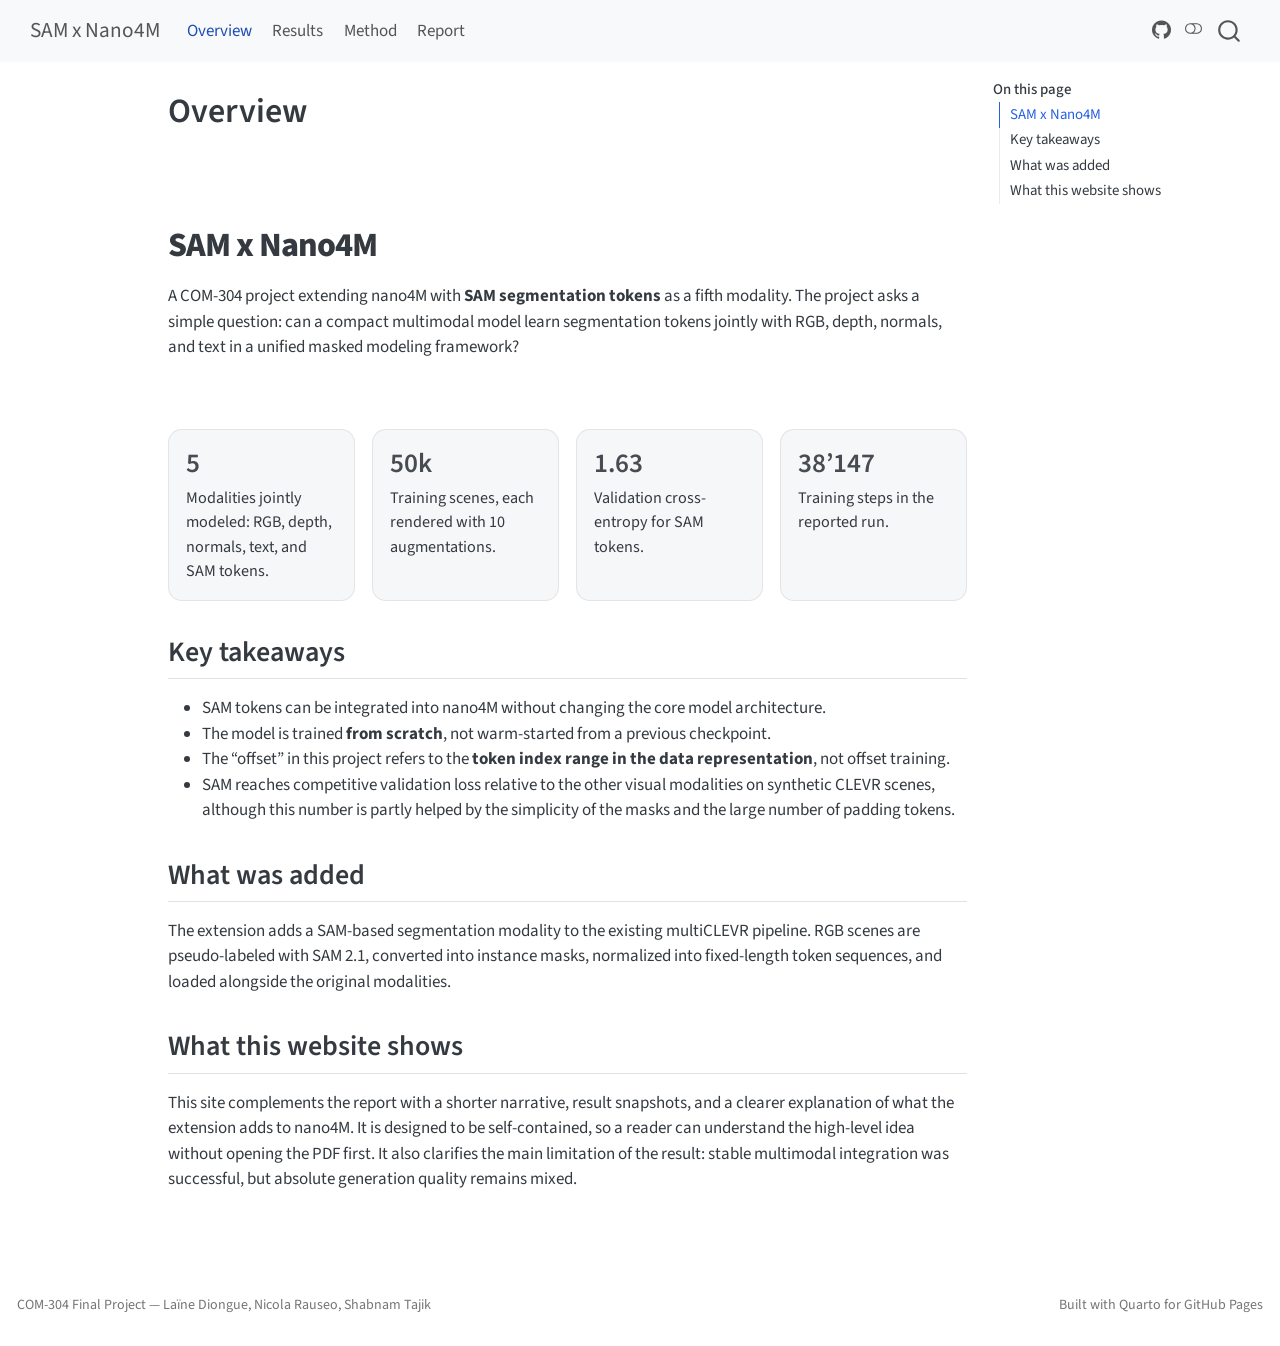
<file: docs/index.html>
<!DOCTYPE html>
<html xmlns="http://www.w3.org/1999/xhtml" lang="en" xml:lang="en"><head>

<meta charset="utf-8">
<meta name="generator" content="quarto-1.9.38">

<meta name="viewport" content="width=device-width, initial-scale=1.0, user-scalable=yes">


<title>Overview – SAM x Nano4M</title>
<style>
/* Default styles provided by pandoc.
** See https://pandoc.org/MANUAL.html#variables-for-html for config info.
*/
code{white-space: pre-wrap;}
span.smallcaps{font-variant: small-caps;}
div.columns{display: flex; gap: min(4vw, 1.5em);}
div.column{flex: auto; overflow-x: auto;}
div.hanging-indent{margin-left: 1.5em; text-indent: -1.5em;}
ul.task-list{list-style: none;}
ul.task-list li input[type="checkbox"] {
  width: 0.8em;
  margin: 0 0.8em 0.2em -1em; /* quarto-specific, see https://github.com/quarto-dev/quarto-cli/issues/4556 */ 
  vertical-align: middle;
}
</style>


<script src="site_libs/quarto-nav/quarto-nav.js"></script>
<script src="site_libs/quarto-nav/headroom.min.js"></script>
<script src="site_libs/clipboard/clipboard.min.js"></script>
<script src="site_libs/quarto-search/autocomplete.umd.js"></script>
<script src="site_libs/quarto-search/fuse.min.js"></script>
<script src="site_libs/quarto-search/quarto-search.js"></script>
<meta name="quarto:offset" content="./">
<script src="site_libs/quarto-html/quarto.js" type="module"></script>
<script src="site_libs/quarto-html/tabsets/tabsets.js" type="module"></script>
<script src="site_libs/quarto-html/popper.min.js"></script>
<script src="site_libs/quarto-html/tippy.umd.min.js"></script>
<script src="site_libs/quarto-html/anchor.min.js"></script>
<link href="site_libs/quarto-html/tippy.css" rel="stylesheet">
<link href="site_libs/quarto-html/quarto-syntax-highlighting-15634bcf2e68342d4ad2dfa704d543f6.css" rel="stylesheet" class="quarto-color-scheme" id="quarto-text-highlighting-styles">
<link href="site_libs/quarto-html/quarto-syntax-highlighting-dark-0a6b7249c26820e032cb0bd839ff02b1.css" rel="stylesheet" class="quarto-color-scheme quarto-color-alternate" id="quarto-text-highlighting-styles">
<link href="site_libs/quarto-html/quarto-syntax-highlighting-15634bcf2e68342d4ad2dfa704d543f6.css" rel="stylesheet" class="quarto-color-scheme-extra" id="quarto-text-highlighting-styles">
<script src="site_libs/bootstrap/bootstrap.min.js"></script>
<link href="site_libs/bootstrap/bootstrap-icons.css" rel="stylesheet">
<link href="site_libs/bootstrap/bootstrap-2c169b83e1fc2996b25bcc8774810429.min.css" rel="stylesheet" append-hash="true" class="quarto-color-scheme" id="quarto-bootstrap" data-mode="light">
<link href="site_libs/bootstrap/bootstrap-dark-a961672161e59729fb17efcbc637b2b3.min.css" rel="stylesheet" append-hash="true" class="quarto-color-scheme quarto-color-alternate" id="quarto-bootstrap" data-mode="dark">
<link href="site_libs/bootstrap/bootstrap-2c169b83e1fc2996b25bcc8774810429.min.css" rel="stylesheet" append-hash="true" class="quarto-color-scheme-extra" id="quarto-bootstrap" data-mode="light">
<script id="quarto-search-options" type="application/json">{
  "location": "navbar",
  "copy-button": false,
  "collapse-after": 3,
  "panel-placement": "end",
  "type": "overlay",
  "limit": 50,
  "keyboard-shortcut": [
    "f",
    "/",
    "s"
  ],
  "show-item-context": false,
  "language": {
    "search-no-results-text": "No results",
    "search-matching-documents-text": "matching documents",
    "search-copy-link-title": "Copy link to search",
    "search-hide-matches-text": "Hide additional matches",
    "search-more-match-text": "more match in this document",
    "search-more-matches-text": "more matches in this document",
    "search-clear-button-title": "Clear",
    "search-text-placeholder": "",
    "search-detached-cancel-button-title": "Cancel",
    "search-submit-button-title": "Submit",
    "search-label": "Search"
  }
}</script>
<style>html{ scroll-behavior: smooth; }</style>


<link rel="stylesheet" href="styles.css">
</head>

<body class="nav-fixed quarto-light"><script id="quarto-html-before-body" type="application/javascript">
    const toggleBodyColorMode = (bsSheetEl) => {
      const mode = bsSheetEl.getAttribute("data-mode");
      const bodyEl = window.document.querySelector("body");
      if (mode === "dark") {
        bodyEl.classList.add("quarto-dark");
        bodyEl.classList.remove("quarto-light");
      } else {
        bodyEl.classList.add("quarto-light");
        bodyEl.classList.remove("quarto-dark");
      }
    }
    const toggleBodyColorPrimary = () => {
      const bsSheetEl = window.document.querySelector("link#quarto-bootstrap:not([rel=disabled-stylesheet])");
      if (bsSheetEl) {
        toggleBodyColorMode(bsSheetEl);
      }
    }
    const setColorSchemeToggle = (alternate) => {
      const toggles = window.document.querySelectorAll('.quarto-color-scheme-toggle');
      for (let i=0; i < toggles.length; i++) {
        const toggle = toggles[i];
        if (toggle) {
          if (alternate) {
            toggle.classList.add("alternate");
          } else {
            toggle.classList.remove("alternate");
          }
        }
      }
    };
    const toggleColorMode = (alternate) => {
      // Switch the stylesheets
      const primaryStylesheets = window.document.querySelectorAll('link.quarto-color-scheme:not(.quarto-color-alternate)');
      const alternateStylesheets = window.document.querySelectorAll('link.quarto-color-scheme.quarto-color-alternate');
      manageTransitions('#quarto-margin-sidebar .nav-link', false);
      if (alternate) {
        // note: dark is layered on light, we don't disable primary!
        enableStylesheet(alternateStylesheets);
        for (const sheetNode of alternateStylesheets) {
          if (sheetNode.id === "quarto-bootstrap") {
            toggleBodyColorMode(sheetNode);
          }
        }
      } else {
        disableStylesheet(alternateStylesheets);
        enableStylesheet(primaryStylesheets)
        toggleBodyColorPrimary();
      }
      manageTransitions('#quarto-margin-sidebar .nav-link', true);
      // Switch the toggles
      setColorSchemeToggle(alternate)
      // Hack to workaround the fact that safari doesn't
      // properly recolor the scrollbar when toggling (#1455)
      if (navigator.userAgent.indexOf('Safari') > 0 && navigator.userAgent.indexOf('Chrome') == -1) {
        manageTransitions("body", false);
        window.scrollTo(0, 1);
        setTimeout(() => {
          window.scrollTo(0, 0);
          manageTransitions("body", true);
        }, 40);
      }
    }
    const disableStylesheet = (stylesheets) => {
      for (let i=0; i < stylesheets.length; i++) {
        const stylesheet = stylesheets[i];
        stylesheet.rel = 'disabled-stylesheet';
      }
    }
    const enableStylesheet = (stylesheets) => {
      for (let i=0; i < stylesheets.length; i++) {
        const stylesheet = stylesheets[i];
        if(stylesheet.rel !== 'stylesheet') { // for Chrome, which will still FOUC without this check
          stylesheet.rel = 'stylesheet';
        }
      }
    }
    const manageTransitions = (selector, allowTransitions) => {
      const els = window.document.querySelectorAll(selector);
      for (let i=0; i < els.length; i++) {
        const el = els[i];
        if (allowTransitions) {
          el.classList.remove('notransition');
        } else {
          el.classList.add('notransition');
        }
      }
    }
    const isFileUrl = () => {
      return window.location.protocol === 'file:';
    }
    const hasAlternateSentinel = () => {
      let styleSentinel = getColorSchemeSentinel();
      if (styleSentinel !== null) {
        return styleSentinel === "alternate";
      } else {
        return false;
      }
    }
    const setStyleSentinel = (alternate) => {
      const value = alternate ? "alternate" : "default";
      if (!isFileUrl()) {
        window.localStorage.setItem("quarto-color-scheme", value);
      } else {
        localAlternateSentinel = value;
      }
    }
    const getColorSchemeSentinel = () => {
      if (!isFileUrl()) {
        const storageValue = window.localStorage.getItem("quarto-color-scheme");
        return storageValue != null ? storageValue : localAlternateSentinel;
      } else {
        return localAlternateSentinel;
      }
    }
    const toggleGiscusIfUsed = (isAlternate, darkModeDefault) => {
      const baseTheme = document.querySelector('#giscus-base-theme')?.value ?? 'light';
      const alternateTheme = document.querySelector('#giscus-alt-theme')?.value ?? 'dark';
      let newTheme = '';
      if(authorPrefersDark) {
        newTheme = isAlternate ? baseTheme : alternateTheme;
      } else {
        newTheme = isAlternate ? alternateTheme : baseTheme;
      }
      const changeGiscusTheme = () => {
        // From: https://github.com/giscus/giscus/issues/336
        const sendMessage = (message) => {
          const iframe = document.querySelector('iframe.giscus-frame');
          if (!iframe) return;
          iframe.contentWindow.postMessage({ giscus: message }, 'https://giscus.app');
        }
        sendMessage({
          setConfig: {
            theme: newTheme
          }
        });
      }
      const isGiscussLoaded = window.document.querySelector('iframe.giscus-frame') !== null;
      if (isGiscussLoaded) {
        changeGiscusTheme();
      }
    };
    const authorPrefersDark = false;
    const darkModeDefault = authorPrefersDark;
      document.querySelector('link#quarto-text-highlighting-styles.quarto-color-scheme-extra').rel = 'disabled-stylesheet';
      document.querySelector('link#quarto-bootstrap.quarto-color-scheme-extra').rel = 'disabled-stylesheet';
    let localAlternateSentinel = darkModeDefault ? 'alternate' : 'default';
    // Dark / light mode switch
    window.quartoToggleColorScheme = () => {
      // Read the current dark / light value
      let toAlternate = !hasAlternateSentinel();
      toggleColorMode(toAlternate);
      setStyleSentinel(toAlternate);
      toggleGiscusIfUsed(toAlternate, darkModeDefault);
      window.dispatchEvent(new Event('resize'));
    };
    // Switch to dark mode if need be
    if (hasAlternateSentinel()) {
      toggleColorMode(true);
    } else {
      toggleColorMode(false);
    }
  </script>

<div id="quarto-search-results"></div>
  <header id="quarto-header" class="headroom fixed-top">
    <nav class="navbar navbar-expand-lg " data-bs-theme="dark">
      <div class="navbar-container container-fluid">
      <div class="navbar-brand-container mx-auto">
    <a class="navbar-brand" href="./index.html">
    <span class="navbar-title">SAM x Nano4M</span>
    </a>
  </div>
            <div id="quarto-search" class="" title="Search"></div>
          <button class="navbar-toggler" type="button" data-bs-toggle="collapse" data-bs-target="#navbarCollapse" aria-controls="navbarCollapse" role="menu" aria-expanded="false" aria-label="Toggle navigation" onclick="if (window.quartoToggleHeadroom) { window.quartoToggleHeadroom(); }">
  <span class="navbar-toggler-icon"></span>
</button>
          <div class="collapse navbar-collapse" id="navbarCollapse">
            <ul class="navbar-nav navbar-nav-scroll me-auto">
  <li class="nav-item">
    <a class="nav-link active" href="./index.html" aria-current="page"> 
<span class="menu-text">Overview</span></a>
  </li>  
  <li class="nav-item">
    <a class="nav-link" href="./results.html"> 
<span class="menu-text">Results</span></a>
  </li>  
  <li class="nav-item">
    <a class="nav-link" href="./method.html"> 
<span class="menu-text">Method</span></a>
  </li>  
  <li class="nav-item">
    <a class="nav-link" href="./report.html"> 
<span class="menu-text">Report</span></a>
  </li>  
</ul>
            <ul class="navbar-nav navbar-nav-scroll ms-auto">
  <li class="nav-item compact">
    <a class="nav-link" href="https://github.com/La-ine/sam-nano4m-site"> <i class="bi bi-github" role="img">
</i> 
<span class="menu-text"></span></a>
  </li>  
</ul>
          </div> <!-- /navcollapse -->
            <div class="quarto-navbar-tools">
  <a href="" class="quarto-color-scheme-toggle quarto-navigation-tool  px-1" onclick="window.quartoToggleColorScheme(); return false;" title="Toggle dark mode"><i class="bi"></i></a>
</div>
      </div> <!-- /container-fluid -->
    </nav>
</header>
<!-- content -->
<div id="quarto-content" class="quarto-container page-columns page-rows-contents page-layout-article page-navbar">
<!-- sidebar -->
<!-- margin-sidebar -->
    <div id="quarto-margin-sidebar" class="sidebar margin-sidebar">
        <nav id="TOC" role="doc-toc" class="toc-active">
    <h2 id="toc-title">On this page</h2>
   
  <ul>
  <li><a href="#sam-x-nano4m" id="toc-sam-x-nano4m" class="nav-link active" data-scroll-target="#sam-x-nano4m">SAM x Nano4M</a></li>
  <li><a href="#key-takeaways" id="toc-key-takeaways" class="nav-link" data-scroll-target="#key-takeaways">Key takeaways</a></li>
  <li><a href="#what-was-added" id="toc-what-was-added" class="nav-link" data-scroll-target="#what-was-added">What was added</a></li>
  <li><a href="#what-this-website-shows" id="toc-what-this-website-shows" class="nav-link" data-scroll-target="#what-this-website-shows">What this website shows</a></li>
  </ul>
</nav>
    </div>
<!-- main -->
<main class="content" id="quarto-document-content">


<header id="title-block-header" class="quarto-title-block default">
<div class="quarto-title">
<h1 class="title">Overview</h1>
</div>



<div class="quarto-title-meta">

    
  
    
  </div>
  


</header>


<section id="sam-x-nano4m" class="level1 hero">
<h1>SAM x Nano4M</h1>
<p>A COM-304 project extending nano4M with <strong>SAM segmentation tokens</strong> as a fifth modality. The project asks a simple question: can a compact multimodal model learn segmentation tokens jointly with RGB, depth, normals, and text in a unified masked modeling framework?</p>
</section>
<div class="metric-grid">
<section id="section" class="level3 metric-card">
<h3 class="anchored" data-anchor-id="section">5</h3>
<p>Modalities jointly modeled: RGB, depth, normals, text, and SAM tokens.</p>
</section>
<section id="k" class="level3 metric-card">
<h3 class="anchored" data-anchor-id="k">50k</h3>
<p>Training scenes, each rendered with 10 augmentations.</p>
</section>
<section id="section-1" class="level3 metric-card">
<h3 class="anchored" data-anchor-id="section-1">1.63</h3>
<p>Validation cross-entropy for SAM tokens.</p>
</section>
<section id="section-2" class="level3 metric-card">
<h3 class="anchored" data-anchor-id="section-2">38’147</h3>
<p>Training steps in the reported run.</p>
</section>
</div>
<section id="key-takeaways" class="level2">
<h2 class="anchored" data-anchor-id="key-takeaways">Key takeaways</h2>
<ul>
<li>SAM tokens can be integrated into nano4M without changing the core model architecture.</li>
<li>The model is trained <strong>from scratch</strong>, not warm-started from a previous checkpoint.</li>
<li>The “offset” in this project refers to the <strong>token index range in the data representation</strong>, not offset training.</li>
<li>SAM reaches competitive validation loss relative to the other visual modalities on synthetic CLEVR scenes, although this number is partly helped by the simplicity of the masks and the large number of padding tokens.</li>
</ul>
</section>
<section id="what-was-added" class="level2">
<h2 class="anchored" data-anchor-id="what-was-added">What was added</h2>
<p>The extension adds a SAM-based segmentation modality to the existing multiCLEVR pipeline. RGB scenes are pseudo-labeled with SAM 2.1, converted into instance masks, normalized into fixed-length token sequences, and loaded alongside the original modalities.</p>
</section>
<section id="what-this-website-shows" class="level2">
<h2 class="anchored" data-anchor-id="what-this-website-shows">What this website shows</h2>
<p>This site complements the report with a shorter narrative, result snapshots, and a clearer explanation of what the extension adds to nano4M. It is designed to be self-contained, so a reader can understand the high-level idea without opening the PDF first. It also clarifies the main limitation of the result: stable multimodal integration was successful, but absolute generation quality remains mixed.</p>


</section>

</main> <!-- /main -->
<script id="quarto-html-after-body" type="application/javascript">
  window.document.addEventListener("DOMContentLoaded", function (event) {
    // Ensure there is a toggle, if there isn't float one in the top right
    if (window.document.querySelector('.quarto-color-scheme-toggle') === null) {
      const a = window.document.createElement('a');
      a.classList.add('top-right');
      a.classList.add('quarto-color-scheme-toggle');
      a.href = "";
      a.onclick = function() { try { window.quartoToggleColorScheme(); } catch {} return false; };
      const i = window.document.createElement("i");
      i.classList.add('bi');
      a.appendChild(i);
      window.document.body.appendChild(a);
    }
    setColorSchemeToggle(hasAlternateSentinel())
    const icon = "";
    const anchorJS = new window.AnchorJS();
    anchorJS.options = {
      placement: 'right',
      icon: icon
    };
    anchorJS.add('.anchored');
    const isCodeAnnotation = (el) => {
      for (const clz of el.classList) {
        if (clz.startsWith('code-annotation-')) {                     
          return true;
        }
      }
      return false;
    }
    const onCopySuccess = function(e) {
      // button target
      const button = e.trigger;
      // don't keep focus
      button.blur();
      // flash "checked"
      button.classList.add('code-copy-button-checked');
      var currentTitle = button.getAttribute("title");
      button.setAttribute("title", "Copied!");
      let tooltip;
      if (window.bootstrap) {
        button.setAttribute("data-bs-toggle", "tooltip");
        button.setAttribute("data-bs-placement", "left");
        button.setAttribute("data-bs-title", "Copied!");
        tooltip = new bootstrap.Tooltip(button, 
          { trigger: "manual", 
            customClass: "code-copy-button-tooltip",
            offset: [0, -8]});
        tooltip.show();    
      }
      setTimeout(function() {
        if (tooltip) {
          tooltip.hide();
          button.removeAttribute("data-bs-title");
          button.removeAttribute("data-bs-toggle");
          button.removeAttribute("data-bs-placement");
        }
        button.setAttribute("title", currentTitle);
        button.classList.remove('code-copy-button-checked');
      }, 1000);
      // clear code selection
      e.clearSelection();
    }
    const getTextToCopy = function(trigger) {
      const outerScaffold = trigger.parentElement.cloneNode(true);
      const codeEl = outerScaffold.querySelector('code');
      for (const childEl of codeEl.children) {
        if (isCodeAnnotation(childEl)) {
          childEl.remove();
        }
      }
      return codeEl.innerText;
    }
    const clipboard = new window.ClipboardJS('.code-copy-button:not([data-in-quarto-modal])', {
      text: getTextToCopy
    });
    clipboard.on('success', onCopySuccess);
    if (window.document.getElementById('quarto-embedded-source-code-modal')) {
      const clipboardModal = new window.ClipboardJS('.code-copy-button[data-in-quarto-modal]', {
        text: getTextToCopy,
        container: window.document.getElementById('quarto-embedded-source-code-modal')
      });
      clipboardModal.on('success', onCopySuccess);
    }
      var localhostRegex = new RegExp(/^(?:http|https):\/\/localhost\:?[0-9]*\//);
      var mailtoRegex = new RegExp(/^mailto:/);
        var filterRegex = new RegExp('/' + window.location.host + '/');
      var isInternal = (href) => {
          return filterRegex.test(href) || localhostRegex.test(href) || mailtoRegex.test(href);
      }
      // Inspect non-navigation links and adorn them if external
     var links = window.document.querySelectorAll('a[href]:not(.nav-link):not(.navbar-brand):not(.toc-action):not(.sidebar-link):not(.sidebar-item-toggle):not(.pagination-link):not(.no-external):not([aria-hidden]):not(.dropdown-item):not(.quarto-navigation-tool):not(.about-link)');
      for (var i=0; i<links.length; i++) {
        const link = links[i];
        if (!isInternal(link.href)) {
          // undo the damage that might have been done by quarto-nav.js in the case of
          // links that we want to consider external
          if (link.dataset.originalHref !== undefined) {
            link.href = link.dataset.originalHref;
          }
        }
      }
    function tippyHover(el, contentFn, onTriggerFn, onUntriggerFn) {
      const config = {
        allowHTML: true,
        maxWidth: 500,
        delay: 100,
        arrow: false,
        appendTo: function(el) {
            return el.parentElement;
        },
        interactive: true,
        interactiveBorder: 10,
        theme: 'quarto',
        placement: 'bottom-start',
      };
      if (contentFn) {
        config.content = contentFn;
      }
      if (onTriggerFn) {
        config.onTrigger = onTriggerFn;
      }
      if (onUntriggerFn) {
        config.onUntrigger = onUntriggerFn;
      }
      window.tippy(el, config); 
    }
    const noterefs = window.document.querySelectorAll('a[role="doc-noteref"]');
    for (var i=0; i<noterefs.length; i++) {
      const ref = noterefs[i];
      tippyHover(ref, function() {
        // use id or data attribute instead here
        let href = ref.getAttribute('data-footnote-href') || ref.getAttribute('href');
        try { href = new URL(href).hash; } catch {}
        const id = href.replace(/^#\/?/, "");
        const note = window.document.getElementById(id);
        if (note) {
          return note.innerHTML;
        } else {
          return "";
        }
      });
    }
    const xrefs = window.document.querySelectorAll('a.quarto-xref');
    const processXRef = (id, note) => {
      // Strip column container classes
      const stripColumnClz = (el) => {
        el.classList.remove("page-full", "page-columns");
        if (el.children) {
          for (const child of el.children) {
            stripColumnClz(child);
          }
        }
      }
      stripColumnClz(note)
      if (id === null || id.startsWith('sec-')) {
        // Special case sections, only their first couple elements
        const container = document.createElement("div");
        if (note.children && note.children.length > 2) {
          container.appendChild(note.children[0].cloneNode(true));
          for (let i = 1; i < note.children.length; i++) {
            const child = note.children[i];
            if (child.tagName === "P" && child.innerText === "") {
              continue;
            } else {
              container.appendChild(child.cloneNode(true));
              break;
            }
          }
          if (window.Quarto?.typesetMath) {
            window.Quarto.typesetMath(container);
          }
          return container.innerHTML
        } else {
          if (window.Quarto?.typesetMath) {
            window.Quarto.typesetMath(note);
          }
          return note.innerHTML;
        }
      } else {
        // Remove any anchor links if they are present
        const anchorLink = note.querySelector('a.anchorjs-link');
        if (anchorLink) {
          anchorLink.remove();
        }
        if (window.Quarto?.typesetMath) {
          window.Quarto.typesetMath(note);
        }
        if (note.classList.contains("callout")) {
          return note.outerHTML;
        } else {
          return note.innerHTML;
        }
      }
    }
    for (var i=0; i<xrefs.length; i++) {
      const xref = xrefs[i];
      tippyHover(xref, undefined, function(instance) {
        instance.disable();
        let url = xref.getAttribute('href');
        let hash = undefined; 
        if (url.startsWith('#')) {
          hash = url;
        } else {
          try { hash = new URL(url).hash; } catch {}
        }
        if (hash) {
          const id = hash.replace(/^#\/?/, "");
          const note = window.document.getElementById(id);
          if (note !== null) {
            try {
              const html = processXRef(id, note.cloneNode(true));
              instance.setContent(html);
            } finally {
              instance.enable();
              instance.show();
            }
          } else {
            // See if we can fetch this
            fetch(url.split('#')[0])
            .then(res => res.text())
            .then(html => {
              const parser = new DOMParser();
              const htmlDoc = parser.parseFromString(html, "text/html");
              const note = htmlDoc.getElementById(id);
              if (note !== null) {
                const html = processXRef(id, note);
                instance.setContent(html);
              } 
            }).finally(() => {
              instance.enable();
              instance.show();
            });
          }
        } else {
          // See if we can fetch a full url (with no hash to target)
          // This is a special case and we should probably do some content thinning / targeting
          fetch(url)
          .then(res => res.text())
          .then(html => {
            const parser = new DOMParser();
            const htmlDoc = parser.parseFromString(html, "text/html");
            const note = htmlDoc.querySelector('main.content');
            if (note !== null) {
              // This should only happen for chapter cross references
              // (since there is no id in the URL)
              // remove the first header
              if (note.children.length > 0 && note.children[0].tagName === "HEADER") {
                note.children[0].remove();
              }
              const html = processXRef(null, note);
              instance.setContent(html);
            } 
          }).finally(() => {
            instance.enable();
            instance.show();
          });
        }
      }, function(instance) {
      });
    }
        let selectedAnnoteEl;
        const selectorForAnnotation = ( cell, annotation) => {
          let cellAttr = 'data-code-cell="' + cell + '"';
          let lineAttr = 'data-code-annotation="' +  annotation + '"';
          const selector = 'span[' + cellAttr + '][' + lineAttr + ']';
          return selector;
        }
        const selectCodeLines = (annoteEl) => {
          const doc = window.document;
          const targetCell = annoteEl.getAttribute("data-target-cell");
          const targetAnnotation = annoteEl.getAttribute("data-target-annotation");
          const annoteSpan = window.document.querySelector(selectorForAnnotation(targetCell, targetAnnotation));
          const lines = annoteSpan.getAttribute("data-code-lines").split(",");
          const lineIds = lines.map((line) => {
            return targetCell + "-" + line;
          })
          let top = null;
          let height = null;
          let parent = null;
          if (lineIds.length > 0) {
              //compute the position of the single el (top and bottom and make a div)
              const el = window.document.getElementById(lineIds[0]);
              top = el.offsetTop;
              height = el.offsetHeight;
              parent = el.parentElement.parentElement;
            if (lineIds.length > 1) {
              const lastEl = window.document.getElementById(lineIds[lineIds.length - 1]);
              const bottom = lastEl.offsetTop + lastEl.offsetHeight;
              height = bottom - top;
            }
            if (top !== null && height !== null && parent !== null) {
              // cook up a div (if necessary) and position it 
              let div = window.document.getElementById("code-annotation-line-highlight");
              if (div === null) {
                div = window.document.createElement("div");
                div.setAttribute("id", "code-annotation-line-highlight");
                div.style.position = 'absolute';
                parent.appendChild(div);
              }
              div.style.top = top - 2 + "px";
              div.style.height = height + 4 + "px";
              div.style.left = 0;
              let gutterDiv = window.document.getElementById("code-annotation-line-highlight-gutter");
              if (gutterDiv === null) {
                gutterDiv = window.document.createElement("div");
                gutterDiv.setAttribute("id", "code-annotation-line-highlight-gutter");
                gutterDiv.style.position = 'absolute';
                const codeCell = window.document.getElementById(targetCell);
                const gutter = codeCell.querySelector('.code-annotation-gutter');
                gutter.appendChild(gutterDiv);
              }
              gutterDiv.style.top = top - 2 + "px";
              gutterDiv.style.height = height + 4 + "px";
            }
            selectedAnnoteEl = annoteEl;
          }
        };
        const unselectCodeLines = () => {
          const elementsIds = ["code-annotation-line-highlight", "code-annotation-line-highlight-gutter"];
          elementsIds.forEach((elId) => {
            const div = window.document.getElementById(elId);
            if (div) {
              div.remove();
            }
          });
          selectedAnnoteEl = undefined;
        };
          // Handle positioning of the toggle
      window.addEventListener(
        "resize",
        throttle(() => {
          elRect = undefined;
          if (selectedAnnoteEl) {
            selectCodeLines(selectedAnnoteEl);
          }
        }, 10)
      );
      function throttle(fn, ms) {
      let throttle = false;
      let timer;
        return (...args) => {
          if(!throttle) { // first call gets through
              fn.apply(this, args);
              throttle = true;
          } else { // all the others get throttled
              if(timer) clearTimeout(timer); // cancel #2
              timer = setTimeout(() => {
                fn.apply(this, args);
                timer = throttle = false;
              }, ms);
          }
        };
      }
        // Attach click handler to the DT
        const annoteDls = window.document.querySelectorAll('dt[data-target-cell]');
        for (const annoteDlNode of annoteDls) {
          annoteDlNode.addEventListener('click', (event) => {
            const clickedEl = event.target;
            if (clickedEl !== selectedAnnoteEl) {
              unselectCodeLines();
              const activeEl = window.document.querySelector('dt[data-target-cell].code-annotation-active');
              if (activeEl) {
                activeEl.classList.remove('code-annotation-active');
              }
              selectCodeLines(clickedEl);
              clickedEl.classList.add('code-annotation-active');
            } else {
              // Unselect the line
              unselectCodeLines();
              clickedEl.classList.remove('code-annotation-active');
            }
          });
        }
    const findCites = (el) => {
      const parentEl = el.parentElement;
      if (parentEl) {
        const cites = parentEl.dataset.cites;
        if (cites) {
          return {
            el,
            cites: cites.split(' ')
          };
        } else {
          return findCites(el.parentElement)
        }
      } else {
        return undefined;
      }
    };
    var bibliorefs = window.document.querySelectorAll('a[role="doc-biblioref"]');
    for (var i=0; i<bibliorefs.length; i++) {
      const ref = bibliorefs[i];
      const citeInfo = findCites(ref);
      if (citeInfo) {
        tippyHover(citeInfo.el, function() {
          var popup = window.document.createElement('div');
          citeInfo.cites.forEach(function(cite) {
            var citeDiv = window.document.createElement('div');
            citeDiv.classList.add('hanging-indent');
            citeDiv.classList.add('csl-entry');
            var biblioDiv = window.document.getElementById('ref-' + cite);
            if (biblioDiv) {
              citeDiv.innerHTML = biblioDiv.innerHTML;
            }
            popup.appendChild(citeDiv);
          });
          return popup.innerHTML;
        });
      }
    }
  });
  </script>
</div> <!-- /content -->
<footer class="footer">
  <div class="nav-footer">
    <div class="nav-footer-left">
<p>COM-304 Final Project — Laïne Diongue, Nicola Rauseo, Shabnam Tajik</p>
</div>   
    <div class="nav-footer-center">
      &nbsp;
    </div>
    <div class="nav-footer-right">
<p>Built with Quarto for GitHub Pages</p>
</div>
  </div>
</footer>




<script src="site_libs/quarto-html/zenscroll-min.js"></script>
</body></html>
</file>
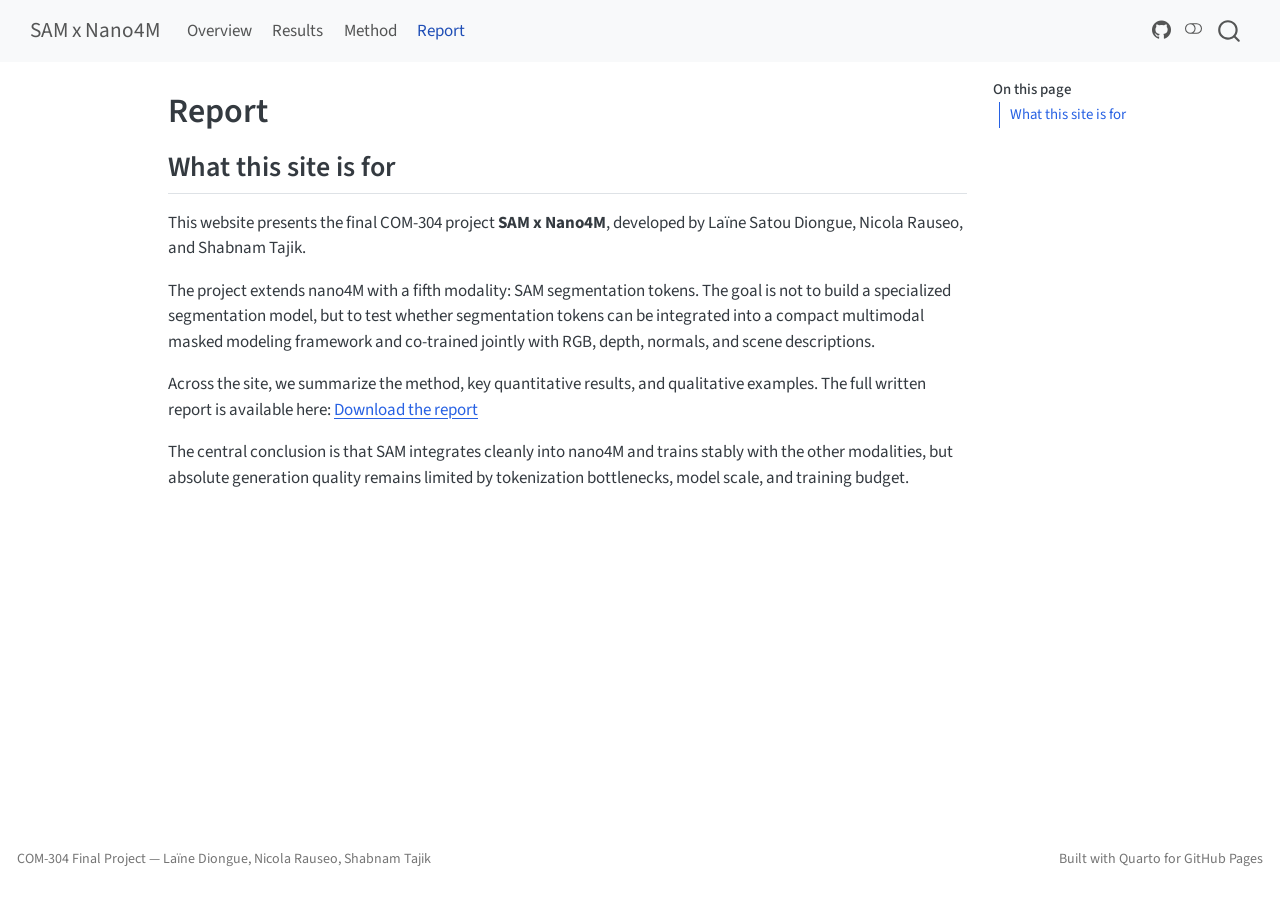
<file: docs/report.html>
<!DOCTYPE html>
<html xmlns="http://www.w3.org/1999/xhtml" lang="en" xml:lang="en"><head>

<meta charset="utf-8">
<meta name="generator" content="quarto-1.9.38">

<meta name="viewport" content="width=device-width, initial-scale=1.0, user-scalable=yes">


<title>Report – SAM x Nano4M</title>
<style>
/* Default styles provided by pandoc.
** See https://pandoc.org/MANUAL.html#variables-for-html for config info.
*/
code{white-space: pre-wrap;}
span.smallcaps{font-variant: small-caps;}
div.columns{display: flex; gap: min(4vw, 1.5em);}
div.column{flex: auto; overflow-x: auto;}
div.hanging-indent{margin-left: 1.5em; text-indent: -1.5em;}
ul.task-list{list-style: none;}
ul.task-list li input[type="checkbox"] {
  width: 0.8em;
  margin: 0 0.8em 0.2em -1em; /* quarto-specific, see https://github.com/quarto-dev/quarto-cli/issues/4556 */ 
  vertical-align: middle;
}
</style>


<script src="site_libs/quarto-nav/quarto-nav.js"></script>
<script src="site_libs/quarto-nav/headroom.min.js"></script>
<script src="site_libs/clipboard/clipboard.min.js"></script>
<script src="site_libs/quarto-search/autocomplete.umd.js"></script>
<script src="site_libs/quarto-search/fuse.min.js"></script>
<script src="site_libs/quarto-search/quarto-search.js"></script>
<meta name="quarto:offset" content="./">
<script src="site_libs/quarto-html/quarto.js" type="module"></script>
<script src="site_libs/quarto-html/tabsets/tabsets.js" type="module"></script>
<script src="site_libs/quarto-html/popper.min.js"></script>
<script src="site_libs/quarto-html/tippy.umd.min.js"></script>
<script src="site_libs/quarto-html/anchor.min.js"></script>
<link href="site_libs/quarto-html/tippy.css" rel="stylesheet">
<link href="site_libs/quarto-html/quarto-syntax-highlighting-15634bcf2e68342d4ad2dfa704d543f6.css" rel="stylesheet" class="quarto-color-scheme" id="quarto-text-highlighting-styles">
<link href="site_libs/quarto-html/quarto-syntax-highlighting-dark-0a6b7249c26820e032cb0bd839ff02b1.css" rel="stylesheet" class="quarto-color-scheme quarto-color-alternate" id="quarto-text-highlighting-styles">
<link href="site_libs/quarto-html/quarto-syntax-highlighting-15634bcf2e68342d4ad2dfa704d543f6.css" rel="stylesheet" class="quarto-color-scheme-extra" id="quarto-text-highlighting-styles">
<script src="site_libs/bootstrap/bootstrap.min.js"></script>
<link href="site_libs/bootstrap/bootstrap-icons.css" rel="stylesheet">
<link href="site_libs/bootstrap/bootstrap-2c169b83e1fc2996b25bcc8774810429.min.css" rel="stylesheet" append-hash="true" class="quarto-color-scheme" id="quarto-bootstrap" data-mode="light">
<link href="site_libs/bootstrap/bootstrap-dark-a961672161e59729fb17efcbc637b2b3.min.css" rel="stylesheet" append-hash="true" class="quarto-color-scheme quarto-color-alternate" id="quarto-bootstrap" data-mode="dark">
<link href="site_libs/bootstrap/bootstrap-2c169b83e1fc2996b25bcc8774810429.min.css" rel="stylesheet" append-hash="true" class="quarto-color-scheme-extra" id="quarto-bootstrap" data-mode="light">
<script id="quarto-search-options" type="application/json">{
  "location": "navbar",
  "copy-button": false,
  "collapse-after": 3,
  "panel-placement": "end",
  "type": "overlay",
  "limit": 50,
  "keyboard-shortcut": [
    "f",
    "/",
    "s"
  ],
  "show-item-context": false,
  "language": {
    "search-no-results-text": "No results",
    "search-matching-documents-text": "matching documents",
    "search-copy-link-title": "Copy link to search",
    "search-hide-matches-text": "Hide additional matches",
    "search-more-match-text": "more match in this document",
    "search-more-matches-text": "more matches in this document",
    "search-clear-button-title": "Clear",
    "search-text-placeholder": "",
    "search-detached-cancel-button-title": "Cancel",
    "search-submit-button-title": "Submit",
    "search-label": "Search"
  }
}</script>
<style>html{ scroll-behavior: smooth; }</style>


<link rel="stylesheet" href="styles.css">
</head>

<body class="nav-fixed quarto-light"><script id="quarto-html-before-body" type="application/javascript">
    const toggleBodyColorMode = (bsSheetEl) => {
      const mode = bsSheetEl.getAttribute("data-mode");
      const bodyEl = window.document.querySelector("body");
      if (mode === "dark") {
        bodyEl.classList.add("quarto-dark");
        bodyEl.classList.remove("quarto-light");
      } else {
        bodyEl.classList.add("quarto-light");
        bodyEl.classList.remove("quarto-dark");
      }
    }
    const toggleBodyColorPrimary = () => {
      const bsSheetEl = window.document.querySelector("link#quarto-bootstrap:not([rel=disabled-stylesheet])");
      if (bsSheetEl) {
        toggleBodyColorMode(bsSheetEl);
      }
    }
    const setColorSchemeToggle = (alternate) => {
      const toggles = window.document.querySelectorAll('.quarto-color-scheme-toggle');
      for (let i=0; i < toggles.length; i++) {
        const toggle = toggles[i];
        if (toggle) {
          if (alternate) {
            toggle.classList.add("alternate");
          } else {
            toggle.classList.remove("alternate");
          }
        }
      }
    };
    const toggleColorMode = (alternate) => {
      // Switch the stylesheets
      const primaryStylesheets = window.document.querySelectorAll('link.quarto-color-scheme:not(.quarto-color-alternate)');
      const alternateStylesheets = window.document.querySelectorAll('link.quarto-color-scheme.quarto-color-alternate');
      manageTransitions('#quarto-margin-sidebar .nav-link', false);
      if (alternate) {
        // note: dark is layered on light, we don't disable primary!
        enableStylesheet(alternateStylesheets);
        for (const sheetNode of alternateStylesheets) {
          if (sheetNode.id === "quarto-bootstrap") {
            toggleBodyColorMode(sheetNode);
          }
        }
      } else {
        disableStylesheet(alternateStylesheets);
        enableStylesheet(primaryStylesheets)
        toggleBodyColorPrimary();
      }
      manageTransitions('#quarto-margin-sidebar .nav-link', true);
      // Switch the toggles
      setColorSchemeToggle(alternate)
      // Hack to workaround the fact that safari doesn't
      // properly recolor the scrollbar when toggling (#1455)
      if (navigator.userAgent.indexOf('Safari') > 0 && navigator.userAgent.indexOf('Chrome') == -1) {
        manageTransitions("body", false);
        window.scrollTo(0, 1);
        setTimeout(() => {
          window.scrollTo(0, 0);
          manageTransitions("body", true);
        }, 40);
      }
    }
    const disableStylesheet = (stylesheets) => {
      for (let i=0; i < stylesheets.length; i++) {
        const stylesheet = stylesheets[i];
        stylesheet.rel = 'disabled-stylesheet';
      }
    }
    const enableStylesheet = (stylesheets) => {
      for (let i=0; i < stylesheets.length; i++) {
        const stylesheet = stylesheets[i];
        if(stylesheet.rel !== 'stylesheet') { // for Chrome, which will still FOUC without this check
          stylesheet.rel = 'stylesheet';
        }
      }
    }
    const manageTransitions = (selector, allowTransitions) => {
      const els = window.document.querySelectorAll(selector);
      for (let i=0; i < els.length; i++) {
        const el = els[i];
        if (allowTransitions) {
          el.classList.remove('notransition');
        } else {
          el.classList.add('notransition');
        }
      }
    }
    const isFileUrl = () => {
      return window.location.protocol === 'file:';
    }
    const hasAlternateSentinel = () => {
      let styleSentinel = getColorSchemeSentinel();
      if (styleSentinel !== null) {
        return styleSentinel === "alternate";
      } else {
        return false;
      }
    }
    const setStyleSentinel = (alternate) => {
      const value = alternate ? "alternate" : "default";
      if (!isFileUrl()) {
        window.localStorage.setItem("quarto-color-scheme", value);
      } else {
        localAlternateSentinel = value;
      }
    }
    const getColorSchemeSentinel = () => {
      if (!isFileUrl()) {
        const storageValue = window.localStorage.getItem("quarto-color-scheme");
        return storageValue != null ? storageValue : localAlternateSentinel;
      } else {
        return localAlternateSentinel;
      }
    }
    const toggleGiscusIfUsed = (isAlternate, darkModeDefault) => {
      const baseTheme = document.querySelector('#giscus-base-theme')?.value ?? 'light';
      const alternateTheme = document.querySelector('#giscus-alt-theme')?.value ?? 'dark';
      let newTheme = '';
      if(authorPrefersDark) {
        newTheme = isAlternate ? baseTheme : alternateTheme;
      } else {
        newTheme = isAlternate ? alternateTheme : baseTheme;
      }
      const changeGiscusTheme = () => {
        // From: https://github.com/giscus/giscus/issues/336
        const sendMessage = (message) => {
          const iframe = document.querySelector('iframe.giscus-frame');
          if (!iframe) return;
          iframe.contentWindow.postMessage({ giscus: message }, 'https://giscus.app');
        }
        sendMessage({
          setConfig: {
            theme: newTheme
          }
        });
      }
      const isGiscussLoaded = window.document.querySelector('iframe.giscus-frame') !== null;
      if (isGiscussLoaded) {
        changeGiscusTheme();
      }
    };
    const authorPrefersDark = false;
    const darkModeDefault = authorPrefersDark;
      document.querySelector('link#quarto-text-highlighting-styles.quarto-color-scheme-extra').rel = 'disabled-stylesheet';
      document.querySelector('link#quarto-bootstrap.quarto-color-scheme-extra').rel = 'disabled-stylesheet';
    let localAlternateSentinel = darkModeDefault ? 'alternate' : 'default';
    // Dark / light mode switch
    window.quartoToggleColorScheme = () => {
      // Read the current dark / light value
      let toAlternate = !hasAlternateSentinel();
      toggleColorMode(toAlternate);
      setStyleSentinel(toAlternate);
      toggleGiscusIfUsed(toAlternate, darkModeDefault);
      window.dispatchEvent(new Event('resize'));
    };
    // Switch to dark mode if need be
    if (hasAlternateSentinel()) {
      toggleColorMode(true);
    } else {
      toggleColorMode(false);
    }
  </script>

<div id="quarto-search-results"></div>
  <header id="quarto-header" class="headroom fixed-top">
    <nav class="navbar navbar-expand-lg " data-bs-theme="dark">
      <div class="navbar-container container-fluid">
      <div class="navbar-brand-container mx-auto">
    <a class="navbar-brand" href="./index.html">
    <span class="navbar-title">SAM x Nano4M</span>
    </a>
  </div>
            <div id="quarto-search" class="" title="Search"></div>
          <button class="navbar-toggler" type="button" data-bs-toggle="collapse" data-bs-target="#navbarCollapse" aria-controls="navbarCollapse" role="menu" aria-expanded="false" aria-label="Toggle navigation" onclick="if (window.quartoToggleHeadroom) { window.quartoToggleHeadroom(); }">
  <span class="navbar-toggler-icon"></span>
</button>
          <div class="collapse navbar-collapse" id="navbarCollapse">
            <ul class="navbar-nav navbar-nav-scroll me-auto">
  <li class="nav-item">
    <a class="nav-link" href="./index.html"> 
<span class="menu-text">Overview</span></a>
  </li>  
  <li class="nav-item">
    <a class="nav-link" href="./results.html"> 
<span class="menu-text">Results</span></a>
  </li>  
  <li class="nav-item">
    <a class="nav-link" href="./method.html"> 
<span class="menu-text">Method</span></a>
  </li>  
  <li class="nav-item">
    <a class="nav-link active" href="./report.html" aria-current="page"> 
<span class="menu-text">Report</span></a>
  </li>  
</ul>
            <ul class="navbar-nav navbar-nav-scroll ms-auto">
  <li class="nav-item compact">
    <a class="nav-link" href="https://github.com/La-ine/sam-nano4m-site"> <i class="bi bi-github" role="img">
</i> 
<span class="menu-text"></span></a>
  </li>  
</ul>
          </div> <!-- /navcollapse -->
            <div class="quarto-navbar-tools">
  <a href="" class="quarto-color-scheme-toggle quarto-navigation-tool  px-1" onclick="window.quartoToggleColorScheme(); return false;" title="Toggle dark mode"><i class="bi"></i></a>
</div>
      </div> <!-- /container-fluid -->
    </nav>
</header>
<!-- content -->
<div id="quarto-content" class="quarto-container page-columns page-rows-contents page-layout-article page-navbar">
<!-- sidebar -->
<!-- margin-sidebar -->
    <div id="quarto-margin-sidebar" class="sidebar margin-sidebar">
        <nav id="TOC" role="doc-toc" class="toc-active">
    <h2 id="toc-title">On this page</h2>
   
  <ul>
  <li><a href="#what-this-site-is-for" id="toc-what-this-site-is-for" class="nav-link active" data-scroll-target="#what-this-site-is-for">What this site is for</a></li>
  </ul>
</nav>
    </div>
<!-- main -->
<main class="content" id="quarto-document-content">


<header id="title-block-header" class="quarto-title-block default">
<div class="quarto-title">
<h1 class="title">Report</h1>
</div>



<div class="quarto-title-meta">

    
  
    
  </div>
  


</header>


<section id="what-this-site-is-for" class="level2">
<h2 class="anchored" data-anchor-id="what-this-site-is-for">What this site is for</h2>
<p>This website presents the final COM-304 project <strong>SAM x Nano4M</strong>, developed by Laïne Satou Diongue, Nicola Rauseo, and Shabnam Tajik.</p>
<p>The project extends nano4M with a fifth modality: SAM segmentation tokens. The goal is not to build a specialized segmentation model, but to test whether segmentation tokens can be integrated into a compact multimodal masked modeling framework and co-trained jointly with RGB, depth, normals, and scene descriptions.</p>
<p>Across the site, we summarize the method, key quantitative results, and qualitative examples. The full written report is available here: <a href="./COM304_nano4M_final_report.pdf">Download the report</a></p>
<p>The central conclusion is that SAM integrates cleanly into nano4M and trains stably with the other modalities, but absolute generation quality remains limited by tokenization bottlenecks, model scale, and training budget.</p>


</section>

</main> <!-- /main -->
<script id="quarto-html-after-body" type="application/javascript">
  window.document.addEventListener("DOMContentLoaded", function (event) {
    // Ensure there is a toggle, if there isn't float one in the top right
    if (window.document.querySelector('.quarto-color-scheme-toggle') === null) {
      const a = window.document.createElement('a');
      a.classList.add('top-right');
      a.classList.add('quarto-color-scheme-toggle');
      a.href = "";
      a.onclick = function() { try { window.quartoToggleColorScheme(); } catch {} return false; };
      const i = window.document.createElement("i");
      i.classList.add('bi');
      a.appendChild(i);
      window.document.body.appendChild(a);
    }
    setColorSchemeToggle(hasAlternateSentinel())
    const icon = "";
    const anchorJS = new window.AnchorJS();
    anchorJS.options = {
      placement: 'right',
      icon: icon
    };
    anchorJS.add('.anchored');
    const isCodeAnnotation = (el) => {
      for (const clz of el.classList) {
        if (clz.startsWith('code-annotation-')) {                     
          return true;
        }
      }
      return false;
    }
    const onCopySuccess = function(e) {
      // button target
      const button = e.trigger;
      // don't keep focus
      button.blur();
      // flash "checked"
      button.classList.add('code-copy-button-checked');
      var currentTitle = button.getAttribute("title");
      button.setAttribute("title", "Copied!");
      let tooltip;
      if (window.bootstrap) {
        button.setAttribute("data-bs-toggle", "tooltip");
        button.setAttribute("data-bs-placement", "left");
        button.setAttribute("data-bs-title", "Copied!");
        tooltip = new bootstrap.Tooltip(button, 
          { trigger: "manual", 
            customClass: "code-copy-button-tooltip",
            offset: [0, -8]});
        tooltip.show();    
      }
      setTimeout(function() {
        if (tooltip) {
          tooltip.hide();
          button.removeAttribute("data-bs-title");
          button.removeAttribute("data-bs-toggle");
          button.removeAttribute("data-bs-placement");
        }
        button.setAttribute("title", currentTitle);
        button.classList.remove('code-copy-button-checked');
      }, 1000);
      // clear code selection
      e.clearSelection();
    }
    const getTextToCopy = function(trigger) {
      const outerScaffold = trigger.parentElement.cloneNode(true);
      const codeEl = outerScaffold.querySelector('code');
      for (const childEl of codeEl.children) {
        if (isCodeAnnotation(childEl)) {
          childEl.remove();
        }
      }
      return codeEl.innerText;
    }
    const clipboard = new window.ClipboardJS('.code-copy-button:not([data-in-quarto-modal])', {
      text: getTextToCopy
    });
    clipboard.on('success', onCopySuccess);
    if (window.document.getElementById('quarto-embedded-source-code-modal')) {
      const clipboardModal = new window.ClipboardJS('.code-copy-button[data-in-quarto-modal]', {
        text: getTextToCopy,
        container: window.document.getElementById('quarto-embedded-source-code-modal')
      });
      clipboardModal.on('success', onCopySuccess);
    }
      var localhostRegex = new RegExp(/^(?:http|https):\/\/localhost\:?[0-9]*\//);
      var mailtoRegex = new RegExp(/^mailto:/);
        var filterRegex = new RegExp('/' + window.location.host + '/');
      var isInternal = (href) => {
          return filterRegex.test(href) || localhostRegex.test(href) || mailtoRegex.test(href);
      }
      // Inspect non-navigation links and adorn them if external
     var links = window.document.querySelectorAll('a[href]:not(.nav-link):not(.navbar-brand):not(.toc-action):not(.sidebar-link):not(.sidebar-item-toggle):not(.pagination-link):not(.no-external):not([aria-hidden]):not(.dropdown-item):not(.quarto-navigation-tool):not(.about-link)');
      for (var i=0; i<links.length; i++) {
        const link = links[i];
        if (!isInternal(link.href)) {
          // undo the damage that might have been done by quarto-nav.js in the case of
          // links that we want to consider external
          if (link.dataset.originalHref !== undefined) {
            link.href = link.dataset.originalHref;
          }
        }
      }
    function tippyHover(el, contentFn, onTriggerFn, onUntriggerFn) {
      const config = {
        allowHTML: true,
        maxWidth: 500,
        delay: 100,
        arrow: false,
        appendTo: function(el) {
            return el.parentElement;
        },
        interactive: true,
        interactiveBorder: 10,
        theme: 'quarto',
        placement: 'bottom-start',
      };
      if (contentFn) {
        config.content = contentFn;
      }
      if (onTriggerFn) {
        config.onTrigger = onTriggerFn;
      }
      if (onUntriggerFn) {
        config.onUntrigger = onUntriggerFn;
      }
      window.tippy(el, config); 
    }
    const noterefs = window.document.querySelectorAll('a[role="doc-noteref"]');
    for (var i=0; i<noterefs.length; i++) {
      const ref = noterefs[i];
      tippyHover(ref, function() {
        // use id or data attribute instead here
        let href = ref.getAttribute('data-footnote-href') || ref.getAttribute('href');
        try { href = new URL(href).hash; } catch {}
        const id = href.replace(/^#\/?/, "");
        const note = window.document.getElementById(id);
        if (note) {
          return note.innerHTML;
        } else {
          return "";
        }
      });
    }
    const xrefs = window.document.querySelectorAll('a.quarto-xref');
    const processXRef = (id, note) => {
      // Strip column container classes
      const stripColumnClz = (el) => {
        el.classList.remove("page-full", "page-columns");
        if (el.children) {
          for (const child of el.children) {
            stripColumnClz(child);
          }
        }
      }
      stripColumnClz(note)
      if (id === null || id.startsWith('sec-')) {
        // Special case sections, only their first couple elements
        const container = document.createElement("div");
        if (note.children && note.children.length > 2) {
          container.appendChild(note.children[0].cloneNode(true));
          for (let i = 1; i < note.children.length; i++) {
            const child = note.children[i];
            if (child.tagName === "P" && child.innerText === "") {
              continue;
            } else {
              container.appendChild(child.cloneNode(true));
              break;
            }
          }
          if (window.Quarto?.typesetMath) {
            window.Quarto.typesetMath(container);
          }
          return container.innerHTML
        } else {
          if (window.Quarto?.typesetMath) {
            window.Quarto.typesetMath(note);
          }
          return note.innerHTML;
        }
      } else {
        // Remove any anchor links if they are present
        const anchorLink = note.querySelector('a.anchorjs-link');
        if (anchorLink) {
          anchorLink.remove();
        }
        if (window.Quarto?.typesetMath) {
          window.Quarto.typesetMath(note);
        }
        if (note.classList.contains("callout")) {
          return note.outerHTML;
        } else {
          return note.innerHTML;
        }
      }
    }
    for (var i=0; i<xrefs.length; i++) {
      const xref = xrefs[i];
      tippyHover(xref, undefined, function(instance) {
        instance.disable();
        let url = xref.getAttribute('href');
        let hash = undefined; 
        if (url.startsWith('#')) {
          hash = url;
        } else {
          try { hash = new URL(url).hash; } catch {}
        }
        if (hash) {
          const id = hash.replace(/^#\/?/, "");
          const note = window.document.getElementById(id);
          if (note !== null) {
            try {
              const html = processXRef(id, note.cloneNode(true));
              instance.setContent(html);
            } finally {
              instance.enable();
              instance.show();
            }
          } else {
            // See if we can fetch this
            fetch(url.split('#')[0])
            .then(res => res.text())
            .then(html => {
              const parser = new DOMParser();
              const htmlDoc = parser.parseFromString(html, "text/html");
              const note = htmlDoc.getElementById(id);
              if (note !== null) {
                const html = processXRef(id, note);
                instance.setContent(html);
              } 
            }).finally(() => {
              instance.enable();
              instance.show();
            });
          }
        } else {
          // See if we can fetch a full url (with no hash to target)
          // This is a special case and we should probably do some content thinning / targeting
          fetch(url)
          .then(res => res.text())
          .then(html => {
            const parser = new DOMParser();
            const htmlDoc = parser.parseFromString(html, "text/html");
            const note = htmlDoc.querySelector('main.content');
            if (note !== null) {
              // This should only happen for chapter cross references
              // (since there is no id in the URL)
              // remove the first header
              if (note.children.length > 0 && note.children[0].tagName === "HEADER") {
                note.children[0].remove();
              }
              const html = processXRef(null, note);
              instance.setContent(html);
            } 
          }).finally(() => {
            instance.enable();
            instance.show();
          });
        }
      }, function(instance) {
      });
    }
        let selectedAnnoteEl;
        const selectorForAnnotation = ( cell, annotation) => {
          let cellAttr = 'data-code-cell="' + cell + '"';
          let lineAttr = 'data-code-annotation="' +  annotation + '"';
          const selector = 'span[' + cellAttr + '][' + lineAttr + ']';
          return selector;
        }
        const selectCodeLines = (annoteEl) => {
          const doc = window.document;
          const targetCell = annoteEl.getAttribute("data-target-cell");
          const targetAnnotation = annoteEl.getAttribute("data-target-annotation");
          const annoteSpan = window.document.querySelector(selectorForAnnotation(targetCell, targetAnnotation));
          const lines = annoteSpan.getAttribute("data-code-lines").split(",");
          const lineIds = lines.map((line) => {
            return targetCell + "-" + line;
          })
          let top = null;
          let height = null;
          let parent = null;
          if (lineIds.length > 0) {
              //compute the position of the single el (top and bottom and make a div)
              const el = window.document.getElementById(lineIds[0]);
              top = el.offsetTop;
              height = el.offsetHeight;
              parent = el.parentElement.parentElement;
            if (lineIds.length > 1) {
              const lastEl = window.document.getElementById(lineIds[lineIds.length - 1]);
              const bottom = lastEl.offsetTop + lastEl.offsetHeight;
              height = bottom - top;
            }
            if (top !== null && height !== null && parent !== null) {
              // cook up a div (if necessary) and position it 
              let div = window.document.getElementById("code-annotation-line-highlight");
              if (div === null) {
                div = window.document.createElement("div");
                div.setAttribute("id", "code-annotation-line-highlight");
                div.style.position = 'absolute';
                parent.appendChild(div);
              }
              div.style.top = top - 2 + "px";
              div.style.height = height + 4 + "px";
              div.style.left = 0;
              let gutterDiv = window.document.getElementById("code-annotation-line-highlight-gutter");
              if (gutterDiv === null) {
                gutterDiv = window.document.createElement("div");
                gutterDiv.setAttribute("id", "code-annotation-line-highlight-gutter");
                gutterDiv.style.position = 'absolute';
                const codeCell = window.document.getElementById(targetCell);
                const gutter = codeCell.querySelector('.code-annotation-gutter');
                gutter.appendChild(gutterDiv);
              }
              gutterDiv.style.top = top - 2 + "px";
              gutterDiv.style.height = height + 4 + "px";
            }
            selectedAnnoteEl = annoteEl;
          }
        };
        const unselectCodeLines = () => {
          const elementsIds = ["code-annotation-line-highlight", "code-annotation-line-highlight-gutter"];
          elementsIds.forEach((elId) => {
            const div = window.document.getElementById(elId);
            if (div) {
              div.remove();
            }
          });
          selectedAnnoteEl = undefined;
        };
          // Handle positioning of the toggle
      window.addEventListener(
        "resize",
        throttle(() => {
          elRect = undefined;
          if (selectedAnnoteEl) {
            selectCodeLines(selectedAnnoteEl);
          }
        }, 10)
      );
      function throttle(fn, ms) {
      let throttle = false;
      let timer;
        return (...args) => {
          if(!throttle) { // first call gets through
              fn.apply(this, args);
              throttle = true;
          } else { // all the others get throttled
              if(timer) clearTimeout(timer); // cancel #2
              timer = setTimeout(() => {
                fn.apply(this, args);
                timer = throttle = false;
              }, ms);
          }
        };
      }
        // Attach click handler to the DT
        const annoteDls = window.document.querySelectorAll('dt[data-target-cell]');
        for (const annoteDlNode of annoteDls) {
          annoteDlNode.addEventListener('click', (event) => {
            const clickedEl = event.target;
            if (clickedEl !== selectedAnnoteEl) {
              unselectCodeLines();
              const activeEl = window.document.querySelector('dt[data-target-cell].code-annotation-active');
              if (activeEl) {
                activeEl.classList.remove('code-annotation-active');
              }
              selectCodeLines(clickedEl);
              clickedEl.classList.add('code-annotation-active');
            } else {
              // Unselect the line
              unselectCodeLines();
              clickedEl.classList.remove('code-annotation-active');
            }
          });
        }
    const findCites = (el) => {
      const parentEl = el.parentElement;
      if (parentEl) {
        const cites = parentEl.dataset.cites;
        if (cites) {
          return {
            el,
            cites: cites.split(' ')
          };
        } else {
          return findCites(el.parentElement)
        }
      } else {
        return undefined;
      }
    };
    var bibliorefs = window.document.querySelectorAll('a[role="doc-biblioref"]');
    for (var i=0; i<bibliorefs.length; i++) {
      const ref = bibliorefs[i];
      const citeInfo = findCites(ref);
      if (citeInfo) {
        tippyHover(citeInfo.el, function() {
          var popup = window.document.createElement('div');
          citeInfo.cites.forEach(function(cite) {
            var citeDiv = window.document.createElement('div');
            citeDiv.classList.add('hanging-indent');
            citeDiv.classList.add('csl-entry');
            var biblioDiv = window.document.getElementById('ref-' + cite);
            if (biblioDiv) {
              citeDiv.innerHTML = biblioDiv.innerHTML;
            }
            popup.appendChild(citeDiv);
          });
          return popup.innerHTML;
        });
      }
    }
  });
  </script>
</div> <!-- /content -->
<footer class="footer">
  <div class="nav-footer">
    <div class="nav-footer-left">
<p>COM-304 Final Project — Laïne Diongue, Nicola Rauseo, Shabnam Tajik</p>
</div>   
    <div class="nav-footer-center">
      &nbsp;
    </div>
    <div class="nav-footer-right">
<p>Built with Quarto for GitHub Pages</p>
</div>
  </div>
</footer>




<script src="site_libs/quarto-html/zenscroll-min.js"></script>
</body></html>
</file>
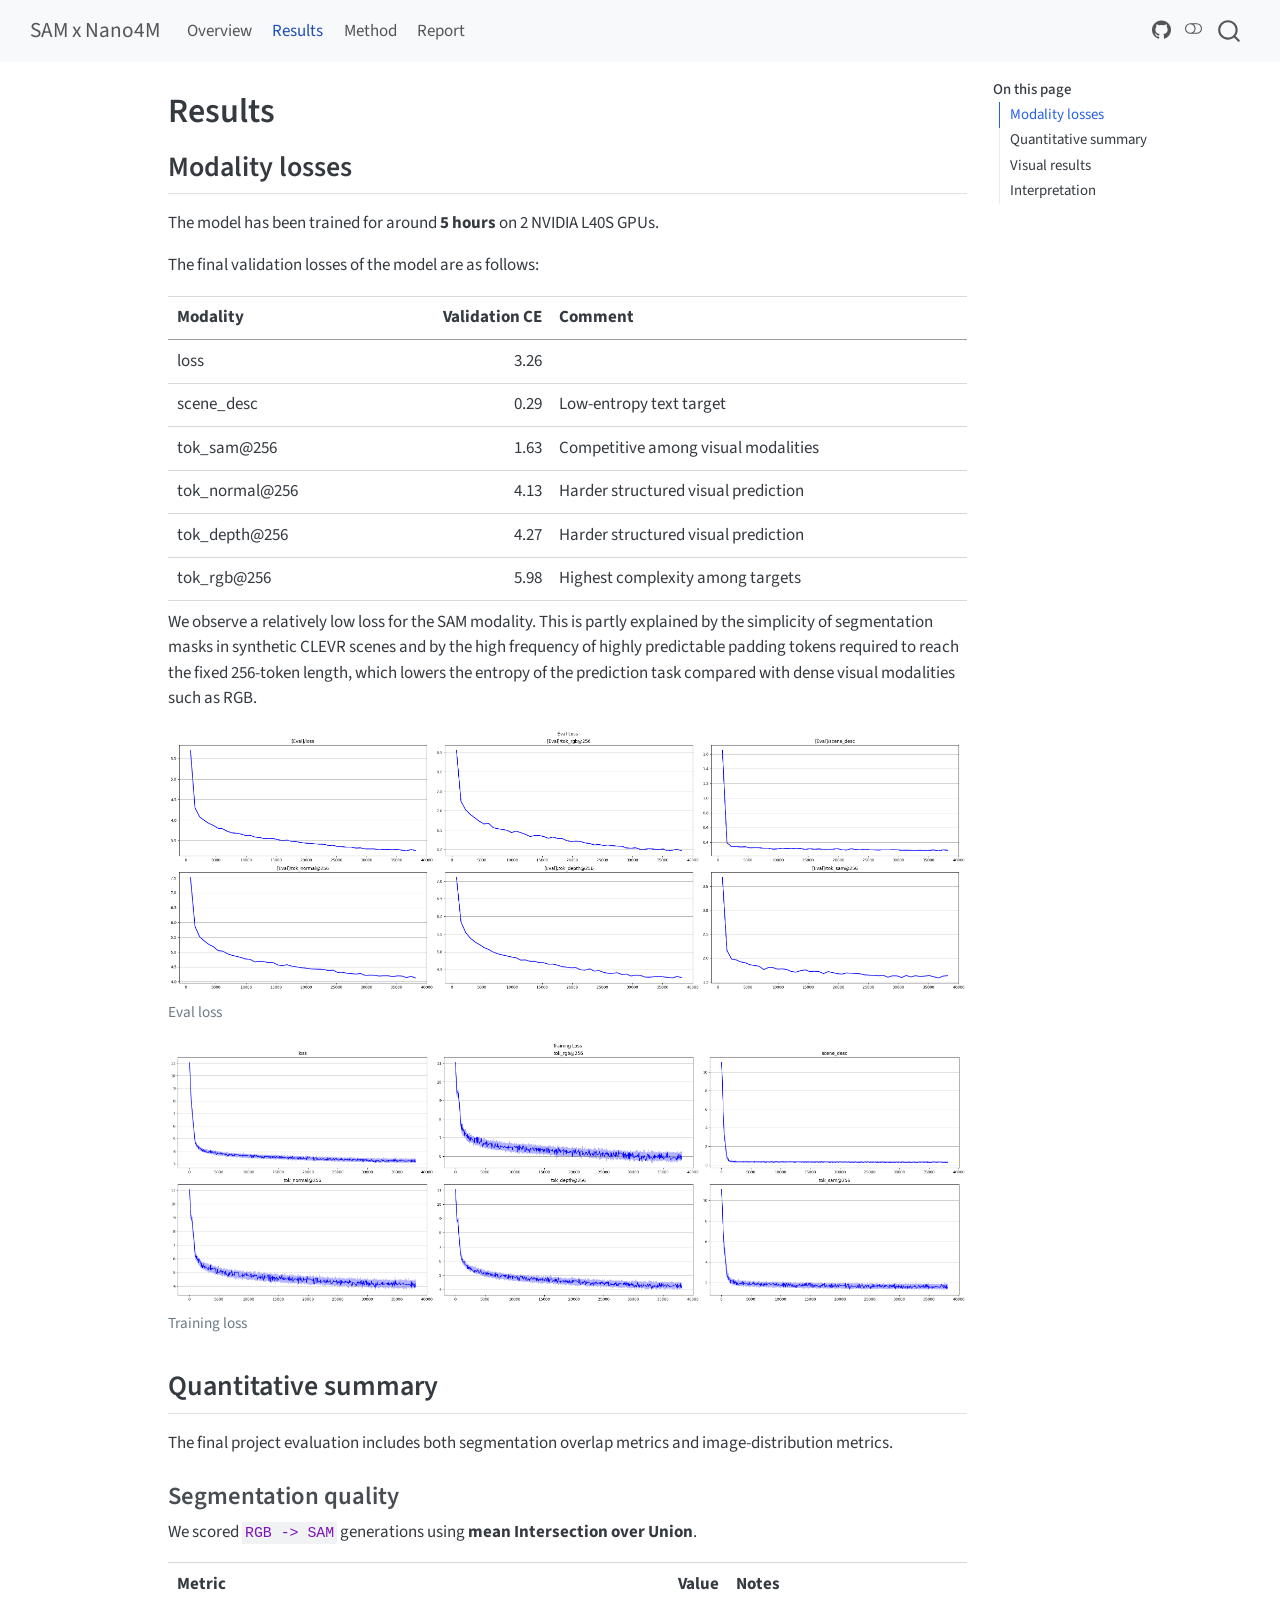
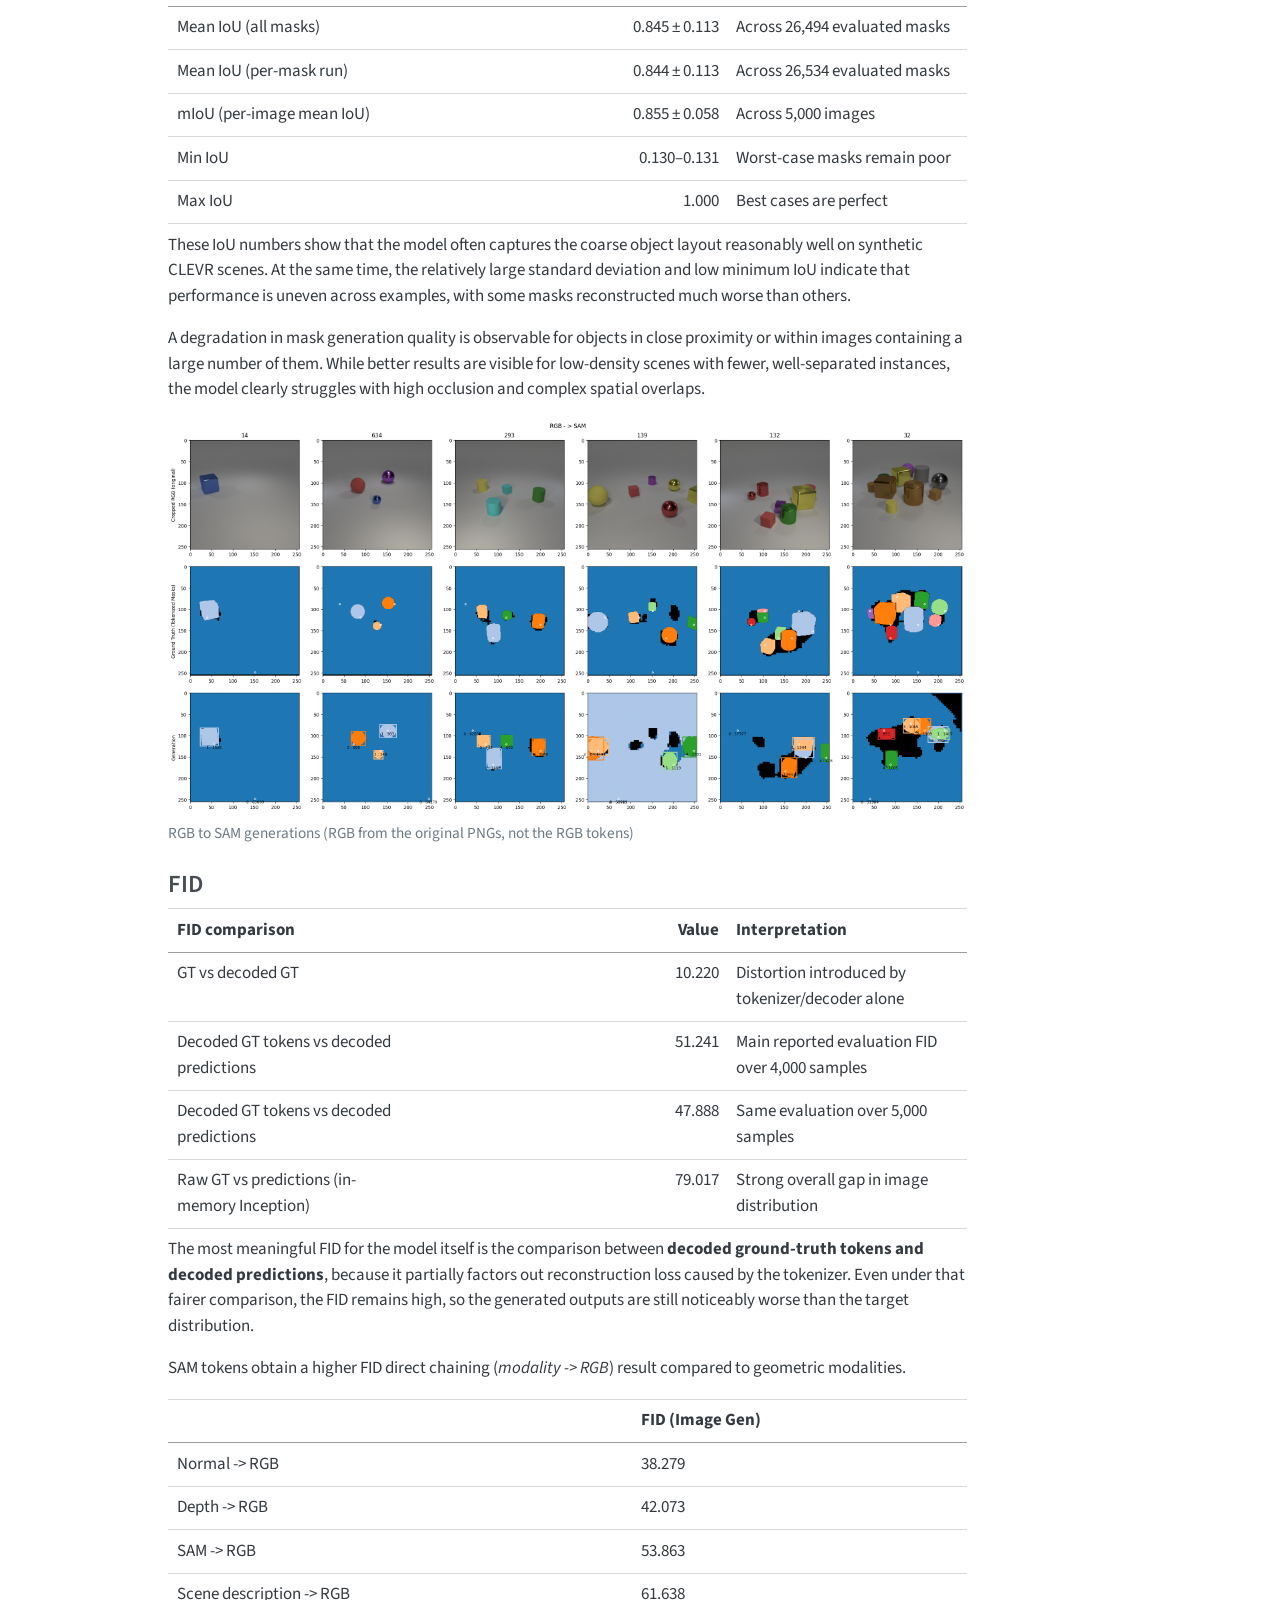
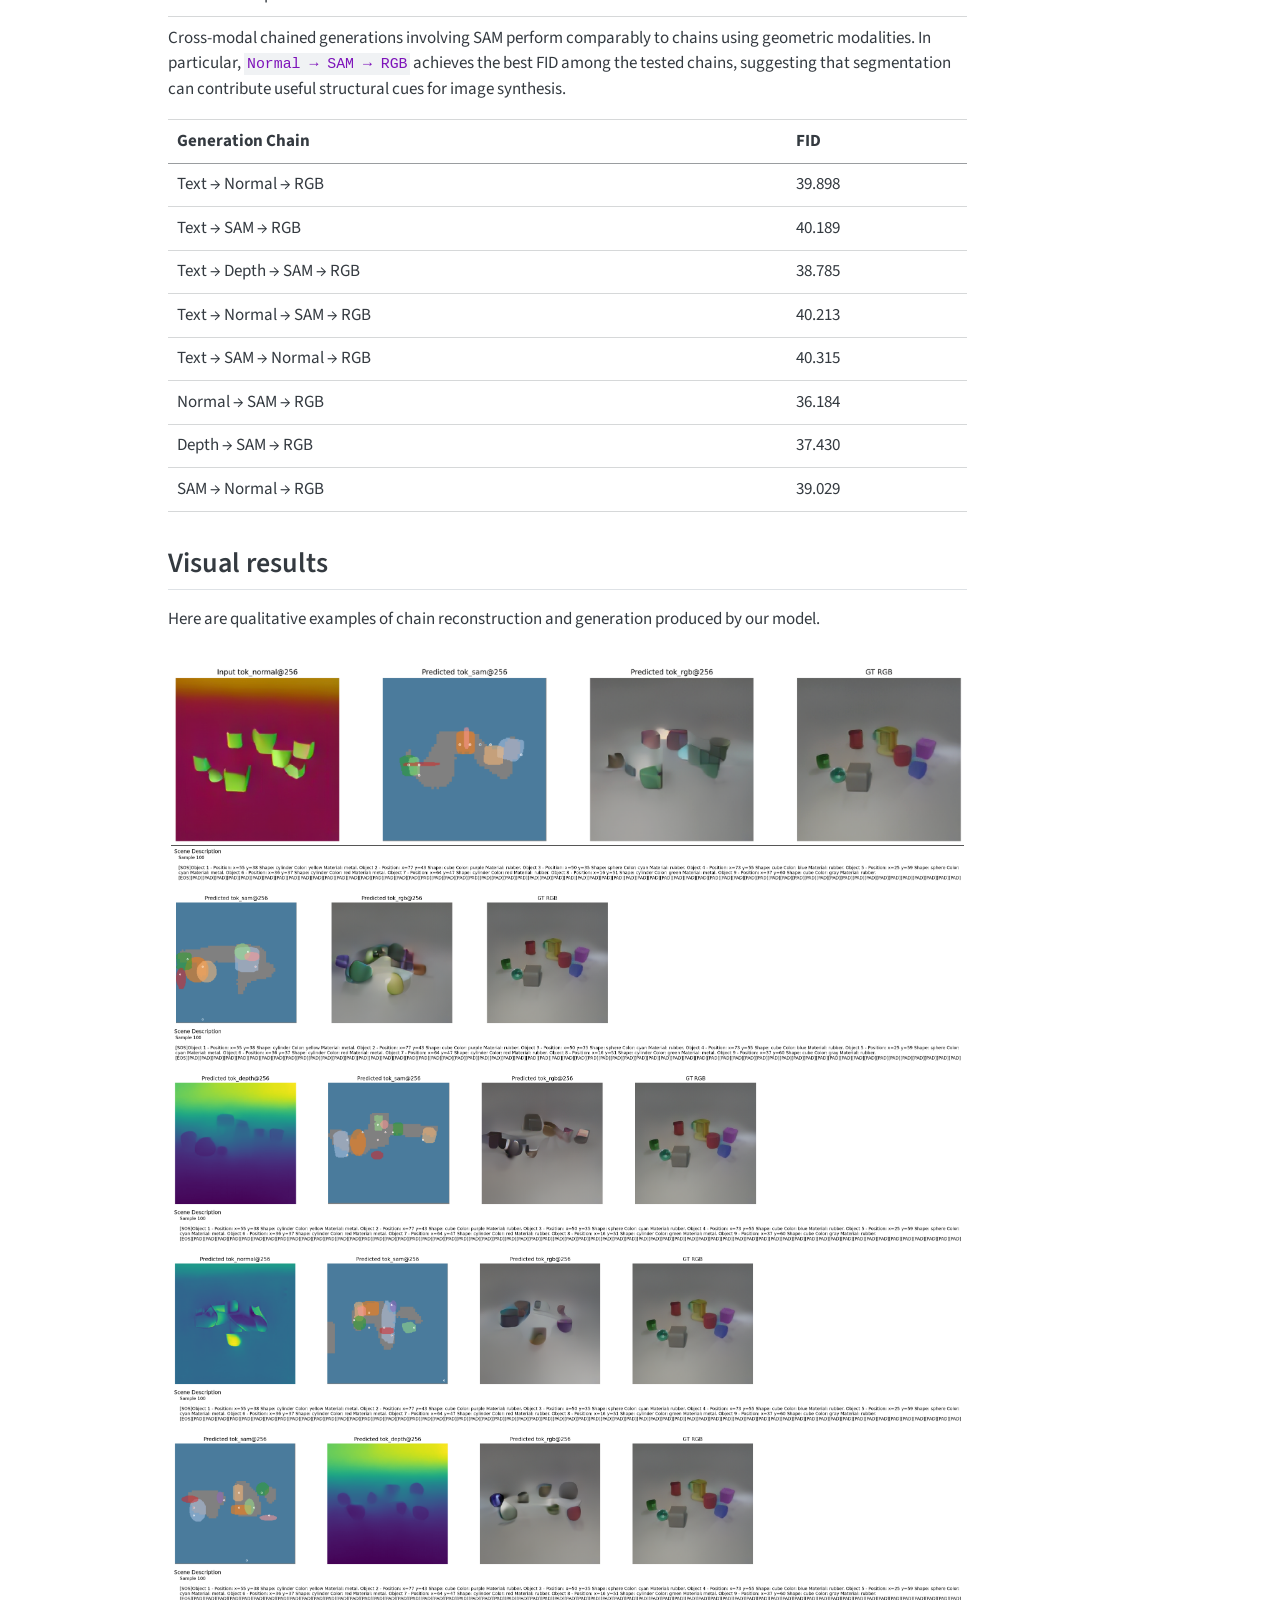
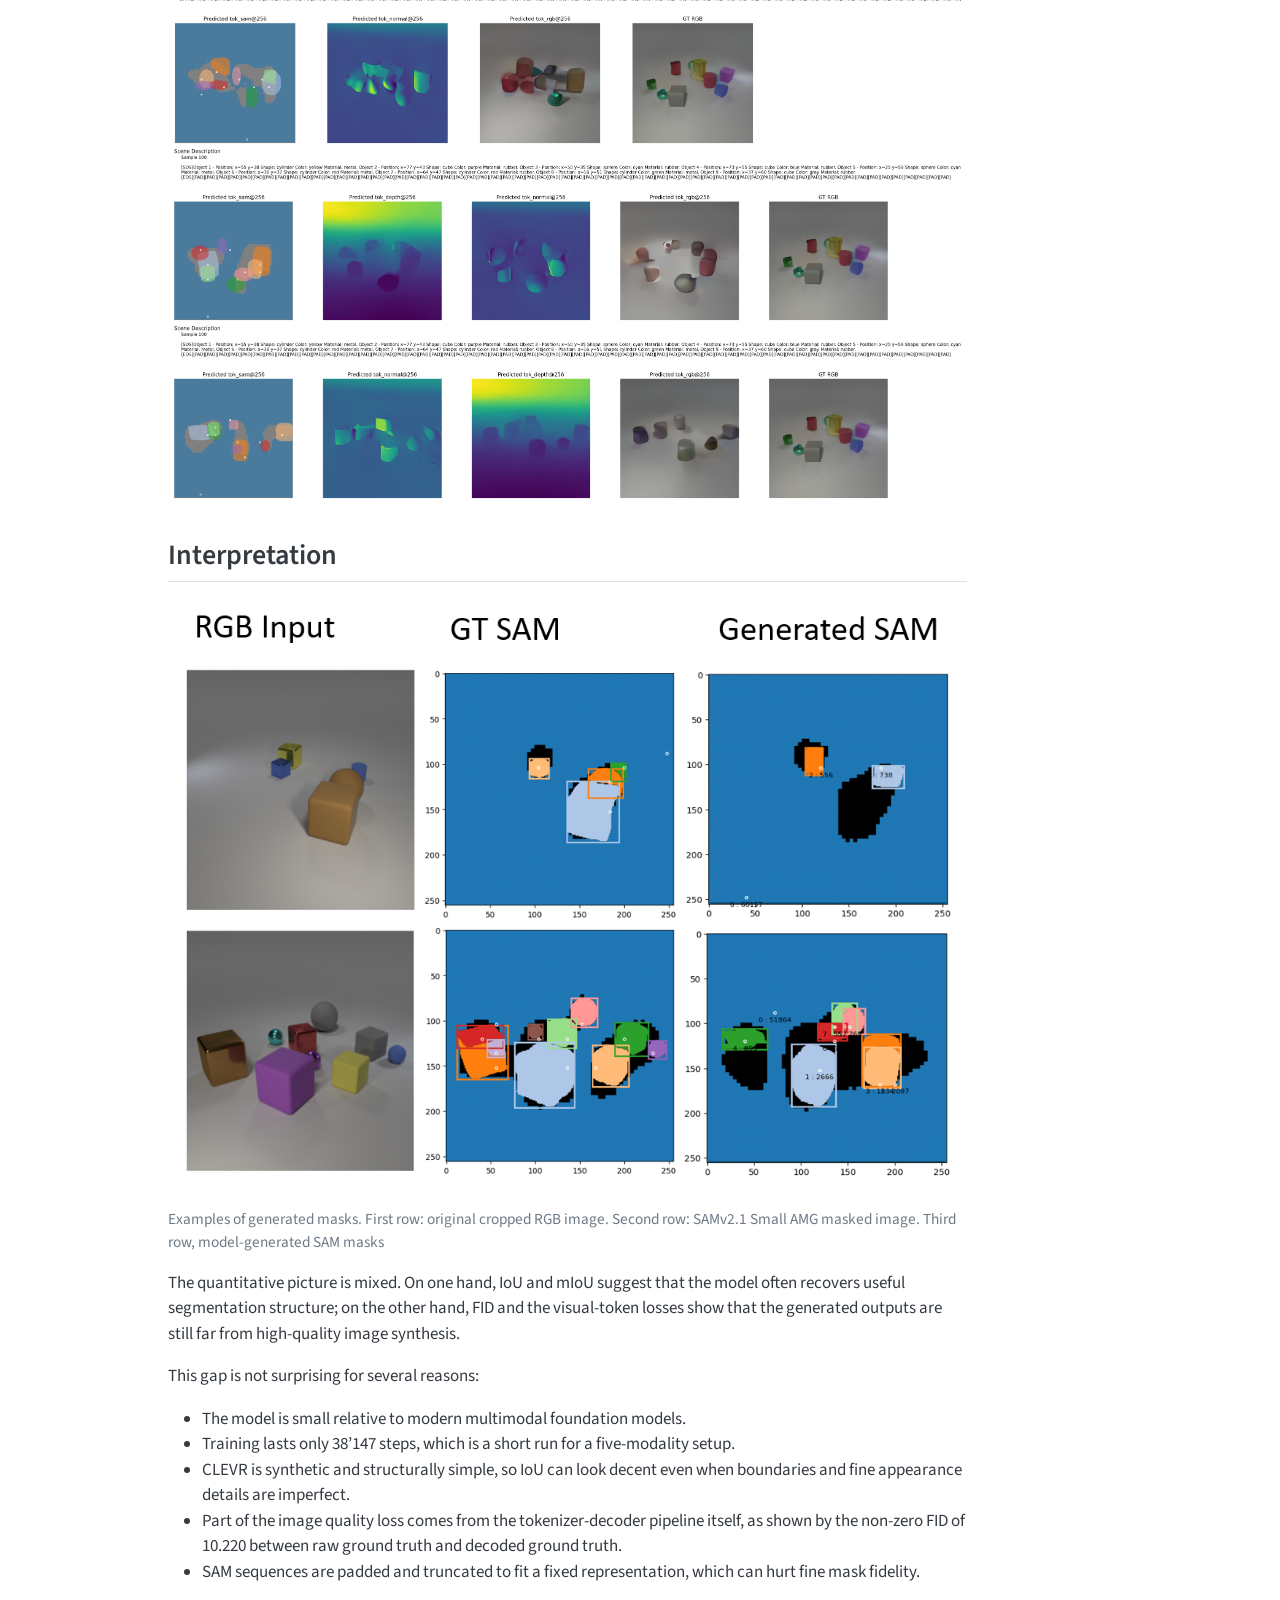
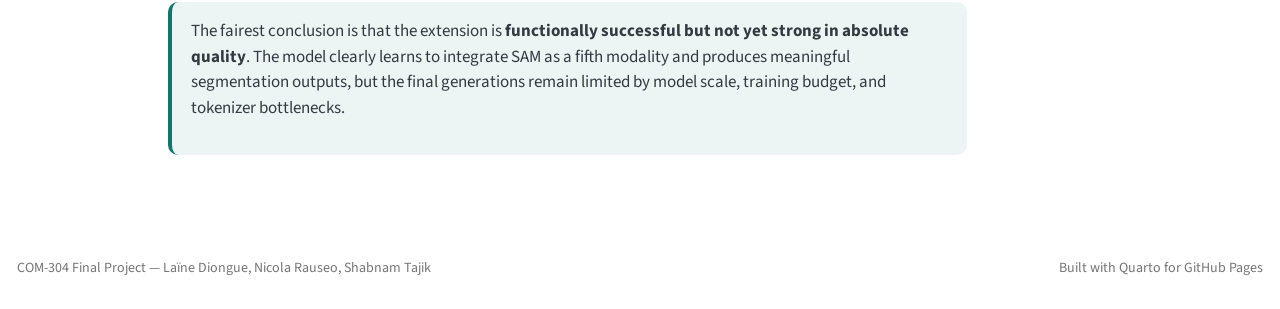
<file: docs/results.html>
<!DOCTYPE html>
<html xmlns="http://www.w3.org/1999/xhtml" lang="en" xml:lang="en"><head>

<meta charset="utf-8">
<meta name="generator" content="quarto-1.9.38">

<meta name="viewport" content="width=device-width, initial-scale=1.0, user-scalable=yes">


<title>Results – SAM x Nano4M</title>
<style>
/* Default styles provided by pandoc.
** See https://pandoc.org/MANUAL.html#variables-for-html for config info.
*/
code{white-space: pre-wrap;}
span.smallcaps{font-variant: small-caps;}
div.columns{display: flex; gap: min(4vw, 1.5em);}
div.column{flex: auto; overflow-x: auto;}
div.hanging-indent{margin-left: 1.5em; text-indent: -1.5em;}
ul.task-list{list-style: none;}
ul.task-list li input[type="checkbox"] {
  width: 0.8em;
  margin: 0 0.8em 0.2em -1em; /* quarto-specific, see https://github.com/quarto-dev/quarto-cli/issues/4556 */ 
  vertical-align: middle;
}
</style>


<script src="site_libs/quarto-nav/quarto-nav.js"></script>
<script src="site_libs/quarto-nav/headroom.min.js"></script>
<script src="site_libs/clipboard/clipboard.min.js"></script>
<script src="site_libs/quarto-search/autocomplete.umd.js"></script>
<script src="site_libs/quarto-search/fuse.min.js"></script>
<script src="site_libs/quarto-search/quarto-search.js"></script>
<meta name="quarto:offset" content="./">
<script src="site_libs/quarto-html/quarto.js" type="module"></script>
<script src="site_libs/quarto-html/tabsets/tabsets.js" type="module"></script>
<script src="site_libs/quarto-html/popper.min.js"></script>
<script src="site_libs/quarto-html/tippy.umd.min.js"></script>
<script src="site_libs/quarto-html/anchor.min.js"></script>
<link href="site_libs/quarto-html/tippy.css" rel="stylesheet">
<link href="site_libs/quarto-html/quarto-syntax-highlighting-15634bcf2e68342d4ad2dfa704d543f6.css" rel="stylesheet" class="quarto-color-scheme" id="quarto-text-highlighting-styles">
<link href="site_libs/quarto-html/quarto-syntax-highlighting-dark-0a6b7249c26820e032cb0bd839ff02b1.css" rel="stylesheet" class="quarto-color-scheme quarto-color-alternate" id="quarto-text-highlighting-styles">
<link href="site_libs/quarto-html/quarto-syntax-highlighting-15634bcf2e68342d4ad2dfa704d543f6.css" rel="stylesheet" class="quarto-color-scheme-extra" id="quarto-text-highlighting-styles">
<script src="site_libs/bootstrap/bootstrap.min.js"></script>
<link href="site_libs/bootstrap/bootstrap-icons.css" rel="stylesheet">
<link href="site_libs/bootstrap/bootstrap-2c169b83e1fc2996b25bcc8774810429.min.css" rel="stylesheet" append-hash="true" class="quarto-color-scheme" id="quarto-bootstrap" data-mode="light">
<link href="site_libs/bootstrap/bootstrap-dark-a961672161e59729fb17efcbc637b2b3.min.css" rel="stylesheet" append-hash="true" class="quarto-color-scheme quarto-color-alternate" id="quarto-bootstrap" data-mode="dark">
<link href="site_libs/bootstrap/bootstrap-2c169b83e1fc2996b25bcc8774810429.min.css" rel="stylesheet" append-hash="true" class="quarto-color-scheme-extra" id="quarto-bootstrap" data-mode="light">
<script src="site_libs/quarto-contrib/glightbox/glightbox.min.js"></script>
<link href="site_libs/quarto-contrib/glightbox/glightbox.min.css" rel="stylesheet">
<link href="site_libs/quarto-contrib/glightbox/lightbox.css" rel="stylesheet">
<script id="quarto-search-options" type="application/json">{
  "location": "navbar",
  "copy-button": false,
  "collapse-after": 3,
  "panel-placement": "end",
  "type": "overlay",
  "limit": 50,
  "keyboard-shortcut": [
    "f",
    "/",
    "s"
  ],
  "show-item-context": false,
  "language": {
    "search-no-results-text": "No results",
    "search-matching-documents-text": "matching documents",
    "search-copy-link-title": "Copy link to search",
    "search-hide-matches-text": "Hide additional matches",
    "search-more-match-text": "more match in this document",
    "search-more-matches-text": "more matches in this document",
    "search-clear-button-title": "Clear",
    "search-text-placeholder": "",
    "search-detached-cancel-button-title": "Cancel",
    "search-submit-button-title": "Submit",
    "search-label": "Search"
  }
}</script>
<style>html{ scroll-behavior: smooth; }</style>


<link rel="stylesheet" href="styles.css">
</head>

<body class="nav-fixed quarto-light"><script id="quarto-html-before-body" type="application/javascript">
    const toggleBodyColorMode = (bsSheetEl) => {
      const mode = bsSheetEl.getAttribute("data-mode");
      const bodyEl = window.document.querySelector("body");
      if (mode === "dark") {
        bodyEl.classList.add("quarto-dark");
        bodyEl.classList.remove("quarto-light");
      } else {
        bodyEl.classList.add("quarto-light");
        bodyEl.classList.remove("quarto-dark");
      }
    }
    const toggleBodyColorPrimary = () => {
      const bsSheetEl = window.document.querySelector("link#quarto-bootstrap:not([rel=disabled-stylesheet])");
      if (bsSheetEl) {
        toggleBodyColorMode(bsSheetEl);
      }
    }
    const setColorSchemeToggle = (alternate) => {
      const toggles = window.document.querySelectorAll('.quarto-color-scheme-toggle');
      for (let i=0; i < toggles.length; i++) {
        const toggle = toggles[i];
        if (toggle) {
          if (alternate) {
            toggle.classList.add("alternate");
          } else {
            toggle.classList.remove("alternate");
          }
        }
      }
    };
    const toggleColorMode = (alternate) => {
      // Switch the stylesheets
      const primaryStylesheets = window.document.querySelectorAll('link.quarto-color-scheme:not(.quarto-color-alternate)');
      const alternateStylesheets = window.document.querySelectorAll('link.quarto-color-scheme.quarto-color-alternate');
      manageTransitions('#quarto-margin-sidebar .nav-link', false);
      if (alternate) {
        // note: dark is layered on light, we don't disable primary!
        enableStylesheet(alternateStylesheets);
        for (const sheetNode of alternateStylesheets) {
          if (sheetNode.id === "quarto-bootstrap") {
            toggleBodyColorMode(sheetNode);
          }
        }
      } else {
        disableStylesheet(alternateStylesheets);
        enableStylesheet(primaryStylesheets)
        toggleBodyColorPrimary();
      }
      manageTransitions('#quarto-margin-sidebar .nav-link', true);
      // Switch the toggles
      setColorSchemeToggle(alternate)
      // Hack to workaround the fact that safari doesn't
      // properly recolor the scrollbar when toggling (#1455)
      if (navigator.userAgent.indexOf('Safari') > 0 && navigator.userAgent.indexOf('Chrome') == -1) {
        manageTransitions("body", false);
        window.scrollTo(0, 1);
        setTimeout(() => {
          window.scrollTo(0, 0);
          manageTransitions("body", true);
        }, 40);
      }
    }
    const disableStylesheet = (stylesheets) => {
      for (let i=0; i < stylesheets.length; i++) {
        const stylesheet = stylesheets[i];
        stylesheet.rel = 'disabled-stylesheet';
      }
    }
    const enableStylesheet = (stylesheets) => {
      for (let i=0; i < stylesheets.length; i++) {
        const stylesheet = stylesheets[i];
        if(stylesheet.rel !== 'stylesheet') { // for Chrome, which will still FOUC without this check
          stylesheet.rel = 'stylesheet';
        }
      }
    }
    const manageTransitions = (selector, allowTransitions) => {
      const els = window.document.querySelectorAll(selector);
      for (let i=0; i < els.length; i++) {
        const el = els[i];
        if (allowTransitions) {
          el.classList.remove('notransition');
        } else {
          el.classList.add('notransition');
        }
      }
    }
    const isFileUrl = () => {
      return window.location.protocol === 'file:';
    }
    const hasAlternateSentinel = () => {
      let styleSentinel = getColorSchemeSentinel();
      if (styleSentinel !== null) {
        return styleSentinel === "alternate";
      } else {
        return false;
      }
    }
    const setStyleSentinel = (alternate) => {
      const value = alternate ? "alternate" : "default";
      if (!isFileUrl()) {
        window.localStorage.setItem("quarto-color-scheme", value);
      } else {
        localAlternateSentinel = value;
      }
    }
    const getColorSchemeSentinel = () => {
      if (!isFileUrl()) {
        const storageValue = window.localStorage.getItem("quarto-color-scheme");
        return storageValue != null ? storageValue : localAlternateSentinel;
      } else {
        return localAlternateSentinel;
      }
    }
    const toggleGiscusIfUsed = (isAlternate, darkModeDefault) => {
      const baseTheme = document.querySelector('#giscus-base-theme')?.value ?? 'light';
      const alternateTheme = document.querySelector('#giscus-alt-theme')?.value ?? 'dark';
      let newTheme = '';
      if(authorPrefersDark) {
        newTheme = isAlternate ? baseTheme : alternateTheme;
      } else {
        newTheme = isAlternate ? alternateTheme : baseTheme;
      }
      const changeGiscusTheme = () => {
        // From: https://github.com/giscus/giscus/issues/336
        const sendMessage = (message) => {
          const iframe = document.querySelector('iframe.giscus-frame');
          if (!iframe) return;
          iframe.contentWindow.postMessage({ giscus: message }, 'https://giscus.app');
        }
        sendMessage({
          setConfig: {
            theme: newTheme
          }
        });
      }
      const isGiscussLoaded = window.document.querySelector('iframe.giscus-frame') !== null;
      if (isGiscussLoaded) {
        changeGiscusTheme();
      }
    };
    const authorPrefersDark = false;
    const darkModeDefault = authorPrefersDark;
      document.querySelector('link#quarto-text-highlighting-styles.quarto-color-scheme-extra').rel = 'disabled-stylesheet';
      document.querySelector('link#quarto-bootstrap.quarto-color-scheme-extra').rel = 'disabled-stylesheet';
    let localAlternateSentinel = darkModeDefault ? 'alternate' : 'default';
    // Dark / light mode switch
    window.quartoToggleColorScheme = () => {
      // Read the current dark / light value
      let toAlternate = !hasAlternateSentinel();
      toggleColorMode(toAlternate);
      setStyleSentinel(toAlternate);
      toggleGiscusIfUsed(toAlternate, darkModeDefault);
      window.dispatchEvent(new Event('resize'));
    };
    // Switch to dark mode if need be
    if (hasAlternateSentinel()) {
      toggleColorMode(true);
    } else {
      toggleColorMode(false);
    }
  </script>

<div id="quarto-search-results"></div>
  <header id="quarto-header" class="headroom fixed-top">
    <nav class="navbar navbar-expand-lg " data-bs-theme="dark">
      <div class="navbar-container container-fluid">
      <div class="navbar-brand-container mx-auto">
    <a class="navbar-brand" href="./index.html">
    <span class="navbar-title">SAM x Nano4M</span>
    </a>
  </div>
            <div id="quarto-search" class="" title="Search"></div>
          <button class="navbar-toggler" type="button" data-bs-toggle="collapse" data-bs-target="#navbarCollapse" aria-controls="navbarCollapse" role="menu" aria-expanded="false" aria-label="Toggle navigation" onclick="if (window.quartoToggleHeadroom) { window.quartoToggleHeadroom(); }">
  <span class="navbar-toggler-icon"></span>
</button>
          <div class="collapse navbar-collapse" id="navbarCollapse">
            <ul class="navbar-nav navbar-nav-scroll me-auto">
  <li class="nav-item">
    <a class="nav-link" href="./index.html"> 
<span class="menu-text">Overview</span></a>
  </li>  
  <li class="nav-item">
    <a class="nav-link active" href="./results.html" aria-current="page"> 
<span class="menu-text">Results</span></a>
  </li>  
  <li class="nav-item">
    <a class="nav-link" href="./method.html"> 
<span class="menu-text">Method</span></a>
  </li>  
  <li class="nav-item">
    <a class="nav-link" href="./report.html"> 
<span class="menu-text">Report</span></a>
  </li>  
</ul>
            <ul class="navbar-nav navbar-nav-scroll ms-auto">
  <li class="nav-item compact">
    <a class="nav-link" href="https://github.com/La-ine/sam-nano4m-site"> <i class="bi bi-github" role="img">
</i> 
<span class="menu-text"></span></a>
  </li>  
</ul>
          </div> <!-- /navcollapse -->
            <div class="quarto-navbar-tools">
  <a href="" class="quarto-color-scheme-toggle quarto-navigation-tool  px-1" onclick="window.quartoToggleColorScheme(); return false;" title="Toggle dark mode"><i class="bi"></i></a>
</div>
      </div> <!-- /container-fluid -->
    </nav>
</header>
<!-- content -->
<div id="quarto-content" class="quarto-container page-columns page-rows-contents page-layout-article page-navbar">
<!-- sidebar -->
<!-- margin-sidebar -->
    <div id="quarto-margin-sidebar" class="sidebar margin-sidebar">
        <nav id="TOC" role="doc-toc" class="toc-active">
    <h2 id="toc-title">On this page</h2>
   
  <ul>
  <li><a href="#modality-losses" id="toc-modality-losses" class="nav-link active" data-scroll-target="#modality-losses">Modality losses</a></li>
  <li><a href="#quantitative-summary" id="toc-quantitative-summary" class="nav-link" data-scroll-target="#quantitative-summary">Quantitative summary</a>
  <ul class="collapse">
  <li><a href="#segmentation-quality" id="toc-segmentation-quality" class="nav-link" data-scroll-target="#segmentation-quality">Segmentation quality</a></li>
  <li><a href="#fid" id="toc-fid" class="nav-link" data-scroll-target="#fid">FID</a></li>
  </ul></li>
  <li><a href="#visual-results" id="toc-visual-results" class="nav-link" data-scroll-target="#visual-results">Visual results</a></li>
  <li><a href="#interpretation" id="toc-interpretation" class="nav-link" data-scroll-target="#interpretation">Interpretation</a></li>
  </ul>
</nav>
    </div>
<!-- main -->
<main class="content" id="quarto-document-content">


<header id="title-block-header" class="quarto-title-block default">
<div class="quarto-title">
<h1 class="title">Results</h1>
</div>



<div class="quarto-title-meta">

    
  
    
  </div>
  


</header>


<section id="modality-losses" class="level2">
<h2 class="anchored" data-anchor-id="modality-losses">Modality losses</h2>
<p>The model has been trained for around <strong>5 hours</strong> on 2 NVIDIA L40S GPUs.</p>
<p>The final validation losses of the model are as follows:</p>
<table class="caption-top table">
<thead>
<tr class="header">
<th>Modality</th>
<th style="text-align: right;">Validation CE</th>
<th>Comment</th>
</tr>
</thead>
<tbody>
<tr class="odd">
<td>loss</td>
<td style="text-align: right;">3.26</td>
<td></td>
</tr>
<tr class="even">
<td>scene_desc</td>
<td style="text-align: right;">0.29</td>
<td>Low-entropy text target</td>
</tr>
<tr class="odd">
<td>tok_sam@256</td>
<td style="text-align: right;">1.63</td>
<td>Competitive among visual modalities</td>
</tr>
<tr class="even">
<td>tok_normal@256</td>
<td style="text-align: right;">4.13</td>
<td>Harder structured visual prediction</td>
</tr>
<tr class="odd">
<td>tok_depth@256</td>
<td style="text-align: right;">4.27</td>
<td>Harder structured visual prediction</td>
</tr>
<tr class="even">
<td>tok_rgb@256</td>
<td style="text-align: right;">5.98</td>
<td>Highest complexity among targets</td>
</tr>
</tbody>
</table>
<p>We observe a relatively low loss for the SAM modality. This is partly explained by the simplicity of segmentation masks in synthetic CLEVR scenes and by the high frequency of highly predictable padding tokens required to reach the fixed 256-token length, which lowers the entropy of the prediction task compared with dense visual modalities such as RGB.</p>
<div class="quarto-figure quarto-figure-center">
<figure class="figure">
<p><a href="images/eval_loss.png" class="lightbox" data-gallery="quarto-lightbox-gallery-1" title="Eval loss"><img src="images/eval_loss.png" class="img-fluid figure-img" style="width:100.0%" alt="Eval loss"></a></p>
<figcaption>Eval loss</figcaption>
</figure>
</div>
<div class="quarto-figure quarto-figure-center">
<figure class="figure">
<p><a href="images/training_loss.png" class="lightbox" data-gallery="quarto-lightbox-gallery-2" title="Training loss"><img src="images/training_loss.png" class="img-fluid figure-img" style="width:100.0%" alt="Training loss"></a></p>
<figcaption>Training loss</figcaption>
</figure>
</div>
</section>
<section id="quantitative-summary" class="level2">
<h2 class="anchored" data-anchor-id="quantitative-summary">Quantitative summary</h2>
<p>The final project evaluation includes both segmentation overlap metrics and image-distribution metrics.</p>
<section id="segmentation-quality" class="level3">
<h3 class="anchored" data-anchor-id="segmentation-quality">Segmentation quality</h3>
<p>We scored <code>RGB -&gt; SAM</code> generations using <strong>mean Intersection over Union</strong>.</p>
<table class="caption-top table">
<colgroup>
<col style="width: 30%">
<col style="width: 40%">
<col style="width: 30%">
</colgroup>
<thead>
<tr class="header">
<th>Metric</th>
<th style="text-align: right;">Value</th>
<th>Notes</th>
</tr>
</thead>
<tbody>
<tr class="odd">
<td>Mean IoU (all masks)</td>
<td style="text-align: right;">0.845 ± 0.113</td>
<td>Across 26,494 evaluated masks</td>
</tr>
<tr class="even">
<td>Mean IoU (per-mask run)</td>
<td style="text-align: right;">0.844 ± 0.113</td>
<td>Across 26,534 evaluated masks</td>
</tr>
<tr class="odd">
<td>mIoU (per-image mean IoU)</td>
<td style="text-align: right;">0.855 ± 0.058</td>
<td>Across 5,000 images</td>
</tr>
<tr class="even">
<td>Min IoU</td>
<td style="text-align: right;">0.130–0.131</td>
<td>Worst-case masks remain poor</td>
</tr>
<tr class="odd">
<td>Max IoU</td>
<td style="text-align: right;">1.000</td>
<td>Best cases are perfect</td>
</tr>
</tbody>
</table>
<p>These IoU numbers show that the model often captures the coarse object layout reasonably well on synthetic CLEVR scenes. At the same time, the relatively large standard deviation and low minimum IoU indicate that performance is uneven across examples, with some masks reconstructed much worse than others.</p>
<p>A degradation in mask generation quality is observable for objects in close proximity or within images containing a large number of them. While better results are visible for low-density scenes with fewer, well-separated instances, the model clearly struggles with high occlusion and complex spatial overlaps.</p>
<div class="quarto-figure quarto-figure-center">
<figure class="figure">
<p><a href="images/rgb_to_sam.png" class="lightbox" data-gallery="quarto-lightbox-gallery-3" title="RGB to SAM generations (RGB from the original PNGs, not the RGB tokens)"><img src="images/rgb_to_sam.png" class="img-fluid figure-img" alt="RGB to SAM generations (RGB from the original PNGs, not the RGB tokens)"></a></p>
<figcaption>RGB to SAM generations (RGB from the original PNGs, not the RGB tokens)</figcaption>
</figure>
</div>
</section>
<section id="fid" class="level3">
<h3 class="anchored" data-anchor-id="fid">FID</h3>
<table class="caption-top table">
<colgroup>
<col style="width: 30%">
<col style="width: 40%">
<col style="width: 30%">
</colgroup>
<thead>
<tr class="header">
<th>FID comparison</th>
<th style="text-align: right;">Value</th>
<th>Interpretation</th>
</tr>
</thead>
<tbody>
<tr class="odd">
<td>GT vs decoded GT</td>
<td style="text-align: right;">10.220</td>
<td>Distortion introduced by tokenizer/decoder alone</td>
</tr>
<tr class="even">
<td>Decoded GT tokens vs decoded predictions</td>
<td style="text-align: right;">51.241</td>
<td>Main reported evaluation FID over 4,000 samples</td>
</tr>
<tr class="odd">
<td>Decoded GT tokens vs decoded predictions</td>
<td style="text-align: right;">47.888</td>
<td>Same evaluation over 5,000 samples</td>
</tr>
<tr class="even">
<td>Raw GT vs predictions (in-memory Inception)</td>
<td style="text-align: right;">79.017</td>
<td>Strong overall gap in image distribution</td>
</tr>
</tbody>
</table>
<p>The most meaningful FID for the model itself is the comparison between <strong>decoded ground-truth tokens and decoded predictions</strong>, because it partially factors out reconstruction loss caused by the tokenizer. Even under that fairer comparison, the FID remains high, so the generated outputs are still noticeably worse than the target distribution.</p>
<p>SAM tokens obtain a higher FID direct chaining (<em>modality -&gt; RGB</em>) result compared to geometric modalities.</p>
<table class="caption-top table">
<thead>
<tr class="header">
<th></th>
<th>FID (Image Gen)</th>
</tr>
</thead>
<tbody>
<tr class="odd">
<td>Normal -&gt; RGB</td>
<td>38.279</td>
</tr>
<tr class="even">
<td>Depth -&gt; RGB</td>
<td>42.073</td>
</tr>
<tr class="odd">
<td>SAM -&gt; RGB</td>
<td>53.863</td>
</tr>
<tr class="even">
<td>Scene description -&gt; RGB</td>
<td>61.638</td>
</tr>
</tbody>
</table>
<p>Cross-modal chained generations involving SAM perform comparably to chains using geometric modalities. In particular, <code>Normal → SAM → RGB</code> achieves the best FID among the tested chains, suggesting that segmentation can contribute useful structural cues for image synthesis.</p>
<table class="caption-top table">
<thead>
<tr class="header">
<th>Generation Chain</th>
<th>FID</th>
</tr>
</thead>
<tbody>
<tr class="odd">
<td>Text → Normal → RGB</td>
<td>39.898</td>
</tr>
<tr class="even">
<td>Text → SAM → RGB</td>
<td>40.189</td>
</tr>
<tr class="odd">
<td>Text → Depth → SAM → RGB</td>
<td>38.785</td>
</tr>
<tr class="even">
<td>Text → Normal → SAM → RGB</td>
<td>40.213</td>
</tr>
<tr class="odd">
<td>Text → SAM → Normal → RGB</td>
<td>40.315</td>
</tr>
<tr class="even">
<td>Normal → SAM → RGB</td>
<td>36.184</td>
</tr>
<tr class="odd">
<td>Depth → SAM → RGB</td>
<td>37.430</td>
</tr>
<tr class="even">
<td>SAM → Normal → RGB</td>
<td>39.029</td>
</tr>
</tbody>
</table>
</section>
</section>
<section id="visual-results" class="level2">
<h2 class="anchored" data-anchor-id="visual-results">Visual results</h2>
<p>Here are qualitative examples of chain reconstruction and generation produced by our model.</p>
<div class="quarto-layout-panel" data-layout-ncol="1">
<div class="quarto-layout-row">
<div class="quarto-layout-cell" style="flex-basis: 100.0%;justify-content: flex-start;">
<p><a href="images/chain_normal_sam_rgb_100.png" class="lightbox" data-gallery="results" title="Normal -> SAM -> RGB"><img src="images/chain_normal_sam_rgb_100.png" class="img-fluid" style="width:100.0%" alt="Normal -> SAM -> RGB"></a> <a href="images/chain_desc_sam_rgb_100.png" class="lightbox" data-gallery="results" title="Scene desc -> SAM -> RGB"><img src="images/chain_desc_sam_rgb_100.png" class="img-fluid" style="width:100.0%" alt="Scene desc -> SAM -> RGB"></a> <a href="images/chain_desc_depth_sam_rgb.png_100.png" class="lightbox" data-gallery="results" title="Scene desc -> Depth -> SAM -> RGB"><img src="images/chain_desc_depth_sam_rgb.png_100.png" class="img-fluid" style="width:100.0%" alt="Scene desc -> Depth -> SAM -> RGB"></a> <a href="images/chain_desc_normal_sam_rgb.png_100.png" class="lightbox" data-gallery="results" title="Scene desc -> Normal -> SAM -> RGB"><img src="images/chain_desc_normal_sam_rgb.png_100.png" class="img-fluid" style="width:100.0%" alt="Scene desc -> Normal -> SAM -> RGB"></a> <a href="images/chain_desc_sam_depth_rgb.png_100.png" class="lightbox" data-gallery="results" title="Scene desc -> SAM -> Depth -> RGB"><img src="images/chain_desc_sam_depth_rgb.png_100.png" class="img-fluid" style="width:100.0%" alt="Scene desc -> SAM -> Depth -> RGB"></a> <a href="images/chain_desc_sam_normal_rgb.png_100.png" class="lightbox" data-gallery="results" title="Scene desc -> SAM -> Normal -> RGB"><img src="images/chain_desc_sam_normal_rgb.png_100.png" class="img-fluid" style="width:100.0%" alt="Scene desc -> SAM -> Normal -> RGB"></a> <a href="images/chain_desc_sam_depth_normal_rgb.png_100.png" class="lightbox" data-gallery="results" title="Scene desc -> SAM -> Depth -> Normal -> RGB"><img src="images/chain_desc_sam_depth_normal_rgb.png_100.png" class="img-fluid" style="width:100.0%" alt="Scene desc -> SAM -> Depth -> Normal -> RGB"></a> <a href="images/chain_desc_sam_normal_depth_rgb.png_100.png" class="lightbox" data-gallery="results" title="Scene desc -> SAM -> Normal -> depth -> RGB"><img src="images/chain_desc_sam_normal_depth_rgb.png_100.png" class="img-fluid" style="width:100.0%" alt="Scene desc -> SAM -> Normal -> depth -> RGB"></a></p>
</div>
</div>
</div>
</section>
<section id="interpretation" class="level2">
<h2 class="anchored" data-anchor-id="interpretation">Interpretation</h2>
<div class="quarto-figure quarto-figure-center">
<figure class="figure">
<p><a href="images/quantitative_results1.png" class="lightbox" data-gallery="quarto-lightbox-gallery-12" title="Examples of generated masks. First row: original cropped RGB image. Second row: SAMv2.1 Small AMG masked image. Third row, model-generated SAM masks"><img src="images/quantitative_results1.png" class="img-fluid figure-img" style="width:100.0%" alt="Comparison of rgb image, ground truth for SAM and generated SAM masks"></a></p>
<figcaption>Examples of generated masks. First row: original cropped RGB image. Second row: SAMv2.1 Small AMG masked image. Third row, model-generated SAM masks</figcaption>
</figure>
</div>
<p>The quantitative picture is mixed. On one hand, IoU and mIoU suggest that the model often recovers useful segmentation structure; on the other hand, FID and the visual-token losses show that the generated outputs are still far from high-quality image synthesis.</p>
<p>This gap is not surprising for several reasons:</p>
<ul>
<li>The model is small relative to modern multimodal foundation models.</li>
<li>Training lasts only 38’147 steps, which is a short run for a five-modality setup.</li>
<li>CLEVR is synthetic and structurally simple, so IoU can look decent even when boundaries and fine appearance details are imperfect.</li>
<li>Part of the image quality loss comes from the tokenizer-decoder pipeline itself, as shown by the non-zero FID of 10.220 between raw ground truth and decoded ground truth.</li>
<li>SAM sequences are padded and truncated to fit a fixed representation, which can hurt fine mask fidelity.</li>
</ul>
<div class="callout-soft">
<p>The fairest conclusion is that the extension is <strong>functionally successful but not yet strong in absolute quality</strong>. The model clearly learns to integrate SAM as a fifth modality and produces meaningful segmentation outputs, but the final generations remain limited by model scale, training budget, and tokenizer bottlenecks.</p>
</div>


</section>

</main> <!-- /main -->
<script id="quarto-html-after-body" type="application/javascript">
  window.document.addEventListener("DOMContentLoaded", function (event) {
    // Ensure there is a toggle, if there isn't float one in the top right
    if (window.document.querySelector('.quarto-color-scheme-toggle') === null) {
      const a = window.document.createElement('a');
      a.classList.add('top-right');
      a.classList.add('quarto-color-scheme-toggle');
      a.href = "";
      a.onclick = function() { try { window.quartoToggleColorScheme(); } catch {} return false; };
      const i = window.document.createElement("i");
      i.classList.add('bi');
      a.appendChild(i);
      window.document.body.appendChild(a);
    }
    setColorSchemeToggle(hasAlternateSentinel())
    const icon = "";
    const anchorJS = new window.AnchorJS();
    anchorJS.options = {
      placement: 'right',
      icon: icon
    };
    anchorJS.add('.anchored');
    const isCodeAnnotation = (el) => {
      for (const clz of el.classList) {
        if (clz.startsWith('code-annotation-')) {                     
          return true;
        }
      }
      return false;
    }
    const onCopySuccess = function(e) {
      // button target
      const button = e.trigger;
      // don't keep focus
      button.blur();
      // flash "checked"
      button.classList.add('code-copy-button-checked');
      var currentTitle = button.getAttribute("title");
      button.setAttribute("title", "Copied!");
      let tooltip;
      if (window.bootstrap) {
        button.setAttribute("data-bs-toggle", "tooltip");
        button.setAttribute("data-bs-placement", "left");
        button.setAttribute("data-bs-title", "Copied!");
        tooltip = new bootstrap.Tooltip(button, 
          { trigger: "manual", 
            customClass: "code-copy-button-tooltip",
            offset: [0, -8]});
        tooltip.show();    
      }
      setTimeout(function() {
        if (tooltip) {
          tooltip.hide();
          button.removeAttribute("data-bs-title");
          button.removeAttribute("data-bs-toggle");
          button.removeAttribute("data-bs-placement");
        }
        button.setAttribute("title", currentTitle);
        button.classList.remove('code-copy-button-checked');
      }, 1000);
      // clear code selection
      e.clearSelection();
    }
    const getTextToCopy = function(trigger) {
      const outerScaffold = trigger.parentElement.cloneNode(true);
      const codeEl = outerScaffold.querySelector('code');
      for (const childEl of codeEl.children) {
        if (isCodeAnnotation(childEl)) {
          childEl.remove();
        }
      }
      return codeEl.innerText;
    }
    const clipboard = new window.ClipboardJS('.code-copy-button:not([data-in-quarto-modal])', {
      text: getTextToCopy
    });
    clipboard.on('success', onCopySuccess);
    if (window.document.getElementById('quarto-embedded-source-code-modal')) {
      const clipboardModal = new window.ClipboardJS('.code-copy-button[data-in-quarto-modal]', {
        text: getTextToCopy,
        container: window.document.getElementById('quarto-embedded-source-code-modal')
      });
      clipboardModal.on('success', onCopySuccess);
    }
      var localhostRegex = new RegExp(/^(?:http|https):\/\/localhost\:?[0-9]*\//);
      var mailtoRegex = new RegExp(/^mailto:/);
        var filterRegex = new RegExp('/' + window.location.host + '/');
      var isInternal = (href) => {
          return filterRegex.test(href) || localhostRegex.test(href) || mailtoRegex.test(href);
      }
      // Inspect non-navigation links and adorn them if external
     var links = window.document.querySelectorAll('a[href]:not(.nav-link):not(.navbar-brand):not(.toc-action):not(.sidebar-link):not(.sidebar-item-toggle):not(.pagination-link):not(.no-external):not([aria-hidden]):not(.dropdown-item):not(.quarto-navigation-tool):not(.about-link)');
      for (var i=0; i<links.length; i++) {
        const link = links[i];
        if (!isInternal(link.href)) {
          // undo the damage that might have been done by quarto-nav.js in the case of
          // links that we want to consider external
          if (link.dataset.originalHref !== undefined) {
            link.href = link.dataset.originalHref;
          }
        }
      }
    function tippyHover(el, contentFn, onTriggerFn, onUntriggerFn) {
      const config = {
        allowHTML: true,
        maxWidth: 500,
        delay: 100,
        arrow: false,
        appendTo: function(el) {
            return el.parentElement;
        },
        interactive: true,
        interactiveBorder: 10,
        theme: 'quarto',
        placement: 'bottom-start',
      };
      if (contentFn) {
        config.content = contentFn;
      }
      if (onTriggerFn) {
        config.onTrigger = onTriggerFn;
      }
      if (onUntriggerFn) {
        config.onUntrigger = onUntriggerFn;
      }
      window.tippy(el, config); 
    }
    const noterefs = window.document.querySelectorAll('a[role="doc-noteref"]');
    for (var i=0; i<noterefs.length; i++) {
      const ref = noterefs[i];
      tippyHover(ref, function() {
        // use id or data attribute instead here
        let href = ref.getAttribute('data-footnote-href') || ref.getAttribute('href');
        try { href = new URL(href).hash; } catch {}
        const id = href.replace(/^#\/?/, "");
        const note = window.document.getElementById(id);
        if (note) {
          return note.innerHTML;
        } else {
          return "";
        }
      });
    }
    const xrefs = window.document.querySelectorAll('a.quarto-xref');
    const processXRef = (id, note) => {
      // Strip column container classes
      const stripColumnClz = (el) => {
        el.classList.remove("page-full", "page-columns");
        if (el.children) {
          for (const child of el.children) {
            stripColumnClz(child);
          }
        }
      }
      stripColumnClz(note)
      if (id === null || id.startsWith('sec-')) {
        // Special case sections, only their first couple elements
        const container = document.createElement("div");
        if (note.children && note.children.length > 2) {
          container.appendChild(note.children[0].cloneNode(true));
          for (let i = 1; i < note.children.length; i++) {
            const child = note.children[i];
            if (child.tagName === "P" && child.innerText === "") {
              continue;
            } else {
              container.appendChild(child.cloneNode(true));
              break;
            }
          }
          if (window.Quarto?.typesetMath) {
            window.Quarto.typesetMath(container);
          }
          return container.innerHTML
        } else {
          if (window.Quarto?.typesetMath) {
            window.Quarto.typesetMath(note);
          }
          return note.innerHTML;
        }
      } else {
        // Remove any anchor links if they are present
        const anchorLink = note.querySelector('a.anchorjs-link');
        if (anchorLink) {
          anchorLink.remove();
        }
        if (window.Quarto?.typesetMath) {
          window.Quarto.typesetMath(note);
        }
        if (note.classList.contains("callout")) {
          return note.outerHTML;
        } else {
          return note.innerHTML;
        }
      }
    }
    for (var i=0; i<xrefs.length; i++) {
      const xref = xrefs[i];
      tippyHover(xref, undefined, function(instance) {
        instance.disable();
        let url = xref.getAttribute('href');
        let hash = undefined; 
        if (url.startsWith('#')) {
          hash = url;
        } else {
          try { hash = new URL(url).hash; } catch {}
        }
        if (hash) {
          const id = hash.replace(/^#\/?/, "");
          const note = window.document.getElementById(id);
          if (note !== null) {
            try {
              const html = processXRef(id, note.cloneNode(true));
              instance.setContent(html);
            } finally {
              instance.enable();
              instance.show();
            }
          } else {
            // See if we can fetch this
            fetch(url.split('#')[0])
            .then(res => res.text())
            .then(html => {
              const parser = new DOMParser();
              const htmlDoc = parser.parseFromString(html, "text/html");
              const note = htmlDoc.getElementById(id);
              if (note !== null) {
                const html = processXRef(id, note);
                instance.setContent(html);
              } 
            }).finally(() => {
              instance.enable();
              instance.show();
            });
          }
        } else {
          // See if we can fetch a full url (with no hash to target)
          // This is a special case and we should probably do some content thinning / targeting
          fetch(url)
          .then(res => res.text())
          .then(html => {
            const parser = new DOMParser();
            const htmlDoc = parser.parseFromString(html, "text/html");
            const note = htmlDoc.querySelector('main.content');
            if (note !== null) {
              // This should only happen for chapter cross references
              // (since there is no id in the URL)
              // remove the first header
              if (note.children.length > 0 && note.children[0].tagName === "HEADER") {
                note.children[0].remove();
              }
              const html = processXRef(null, note);
              instance.setContent(html);
            } 
          }).finally(() => {
            instance.enable();
            instance.show();
          });
        }
      }, function(instance) {
      });
    }
        let selectedAnnoteEl;
        const selectorForAnnotation = ( cell, annotation) => {
          let cellAttr = 'data-code-cell="' + cell + '"';
          let lineAttr = 'data-code-annotation="' +  annotation + '"';
          const selector = 'span[' + cellAttr + '][' + lineAttr + ']';
          return selector;
        }
        const selectCodeLines = (annoteEl) => {
          const doc = window.document;
          const targetCell = annoteEl.getAttribute("data-target-cell");
          const targetAnnotation = annoteEl.getAttribute("data-target-annotation");
          const annoteSpan = window.document.querySelector(selectorForAnnotation(targetCell, targetAnnotation));
          const lines = annoteSpan.getAttribute("data-code-lines").split(",");
          const lineIds = lines.map((line) => {
            return targetCell + "-" + line;
          })
          let top = null;
          let height = null;
          let parent = null;
          if (lineIds.length > 0) {
              //compute the position of the single el (top and bottom and make a div)
              const el = window.document.getElementById(lineIds[0]);
              top = el.offsetTop;
              height = el.offsetHeight;
              parent = el.parentElement.parentElement;
            if (lineIds.length > 1) {
              const lastEl = window.document.getElementById(lineIds[lineIds.length - 1]);
              const bottom = lastEl.offsetTop + lastEl.offsetHeight;
              height = bottom - top;
            }
            if (top !== null && height !== null && parent !== null) {
              // cook up a div (if necessary) and position it 
              let div = window.document.getElementById("code-annotation-line-highlight");
              if (div === null) {
                div = window.document.createElement("div");
                div.setAttribute("id", "code-annotation-line-highlight");
                div.style.position = 'absolute';
                parent.appendChild(div);
              }
              div.style.top = top - 2 + "px";
              div.style.height = height + 4 + "px";
              div.style.left = 0;
              let gutterDiv = window.document.getElementById("code-annotation-line-highlight-gutter");
              if (gutterDiv === null) {
                gutterDiv = window.document.createElement("div");
                gutterDiv.setAttribute("id", "code-annotation-line-highlight-gutter");
                gutterDiv.style.position = 'absolute';
                const codeCell = window.document.getElementById(targetCell);
                const gutter = codeCell.querySelector('.code-annotation-gutter');
                gutter.appendChild(gutterDiv);
              }
              gutterDiv.style.top = top - 2 + "px";
              gutterDiv.style.height = height + 4 + "px";
            }
            selectedAnnoteEl = annoteEl;
          }
        };
        const unselectCodeLines = () => {
          const elementsIds = ["code-annotation-line-highlight", "code-annotation-line-highlight-gutter"];
          elementsIds.forEach((elId) => {
            const div = window.document.getElementById(elId);
            if (div) {
              div.remove();
            }
          });
          selectedAnnoteEl = undefined;
        };
          // Handle positioning of the toggle
      window.addEventListener(
        "resize",
        throttle(() => {
          elRect = undefined;
          if (selectedAnnoteEl) {
            selectCodeLines(selectedAnnoteEl);
          }
        }, 10)
      );
      function throttle(fn, ms) {
      let throttle = false;
      let timer;
        return (...args) => {
          if(!throttle) { // first call gets through
              fn.apply(this, args);
              throttle = true;
          } else { // all the others get throttled
              if(timer) clearTimeout(timer); // cancel #2
              timer = setTimeout(() => {
                fn.apply(this, args);
                timer = throttle = false;
              }, ms);
          }
        };
      }
        // Attach click handler to the DT
        const annoteDls = window.document.querySelectorAll('dt[data-target-cell]');
        for (const annoteDlNode of annoteDls) {
          annoteDlNode.addEventListener('click', (event) => {
            const clickedEl = event.target;
            if (clickedEl !== selectedAnnoteEl) {
              unselectCodeLines();
              const activeEl = window.document.querySelector('dt[data-target-cell].code-annotation-active');
              if (activeEl) {
                activeEl.classList.remove('code-annotation-active');
              }
              selectCodeLines(clickedEl);
              clickedEl.classList.add('code-annotation-active');
            } else {
              // Unselect the line
              unselectCodeLines();
              clickedEl.classList.remove('code-annotation-active');
            }
          });
        }
    const findCites = (el) => {
      const parentEl = el.parentElement;
      if (parentEl) {
        const cites = parentEl.dataset.cites;
        if (cites) {
          return {
            el,
            cites: cites.split(' ')
          };
        } else {
          return findCites(el.parentElement)
        }
      } else {
        return undefined;
      }
    };
    var bibliorefs = window.document.querySelectorAll('a[role="doc-biblioref"]');
    for (var i=0; i<bibliorefs.length; i++) {
      const ref = bibliorefs[i];
      const citeInfo = findCites(ref);
      if (citeInfo) {
        tippyHover(citeInfo.el, function() {
          var popup = window.document.createElement('div');
          citeInfo.cites.forEach(function(cite) {
            var citeDiv = window.document.createElement('div');
            citeDiv.classList.add('hanging-indent');
            citeDiv.classList.add('csl-entry');
            var biblioDiv = window.document.getElementById('ref-' + cite);
            if (biblioDiv) {
              citeDiv.innerHTML = biblioDiv.innerHTML;
            }
            popup.appendChild(citeDiv);
          });
          return popup.innerHTML;
        });
      }
    }
  });
  </script>
</div> <!-- /content -->
<footer class="footer">
  <div class="nav-footer">
    <div class="nav-footer-left">
<p>COM-304 Final Project — Laïne Diongue, Nicola Rauseo, Shabnam Tajik</p>
</div>   
    <div class="nav-footer-center">
      &nbsp;
    </div>
    <div class="nav-footer-right">
<p>Built with Quarto for GitHub Pages</p>
</div>
  </div>
</footer>
<script>var lightboxQuarto = GLightbox({"closeEffect":"zoom","descPosition":"bottom","loop":false,"openEffect":"zoom","selector":".lightbox"});
(function() {
  let previousOnload = window.onload;
  window.onload = () => {
    if (previousOnload) {
      previousOnload();
    }
    lightboxQuarto.on('slide_before_load', (data) => {
      const { slideIndex, slideNode, slideConfig, player, trigger } = data;
      const href = trigger.getAttribute('href');
      if (href !== null) {
        const imgEl = window.document.querySelector(`a[href="${href}"] img`);
        if (imgEl !== null) {
          const srcAttr = imgEl.getAttribute("src");
          if (srcAttr && srcAttr.startsWith("data:")) {
            slideConfig.href = srcAttr;
          }
        }
      } 
    });
  
    lightboxQuarto.on('slide_after_load', (data) => {
      const { slideIndex, slideNode, slideConfig, player, trigger } = data;
      if (window.Quarto?.typesetMath) {
        window.Quarto.typesetMath(slideNode);
      }
    });
  
  };
  
})();
          </script>




<script src="site_libs/quarto-html/zenscroll-min.js"></script>
</body></html>
</file>
<file: docs/site_libs/quarto-html/tippy.css>
.tippy-box[data-animation=fade][data-state=hidden]{opacity:0}[data-tippy-root]{max-width:calc(100vw - 10px)}.tippy-box{position:relative;background-color:#333;color:#fff;border-radius:4px;font-size:14px;line-height:1.4;white-space:normal;outline:0;transition-property:transform,visibility,opacity}.tippy-box[data-placement^=top]>.tippy-arrow{bottom:0}.tippy-box[data-placement^=top]>.tippy-arrow:before{bottom:-7px;left:0;border-width:8px 8px 0;border-top-color:initial;transform-origin:center top}.tippy-box[data-placement^=bottom]>.tippy-arrow{top:0}.tippy-box[data-placement^=bottom]>.tippy-arrow:before{top:-7px;left:0;border-width:0 8px 8px;border-bottom-color:initial;transform-origin:center bottom}.tippy-box[data-placement^=left]>.tippy-arrow{right:0}.tippy-box[data-placement^=left]>.tippy-arrow:before{border-width:8px 0 8px 8px;border-left-color:initial;right:-7px;transform-origin:center left}.tippy-box[data-placement^=right]>.tippy-arrow{left:0}.tippy-box[data-placement^=right]>.tippy-arrow:before{left:-7px;border-width:8px 8px 8px 0;border-right-color:initial;transform-origin:center right}.tippy-box[data-inertia][data-state=visible]{transition-timing-function:cubic-bezier(.54,1.5,.38,1.11)}.tippy-arrow{width:16px;height:16px;color:#333}.tippy-arrow:before{content:"";position:absolute;border-color:transparent;border-style:solid}.tippy-content{position:relative;padding:5px 9px;z-index:1}
</file>
<file: docs/site_libs/quarto-html/quarto-syntax-highlighting-15634bcf2e68342d4ad2dfa704d543f6.css>
/* quarto syntax highlight colors */
:root {
  --quarto-hl-ot-color: #003B4F;
  --quarto-hl-at-color: #657422;
  --quarto-hl-ss-color: #20794D;
  --quarto-hl-an-color: #5E5E5E;
  --quarto-hl-fu-color: #4758AB;
  --quarto-hl-st-color: #20794D;
  --quarto-hl-cf-color: #003B4F;
  --quarto-hl-op-color: #5E5E5E;
  --quarto-hl-er-color: #AD0000;
  --quarto-hl-bn-color: #AD0000;
  --quarto-hl-al-color: #AD0000;
  --quarto-hl-va-color: #111111;
  --quarto-hl-bu-color: inherit;
  --quarto-hl-ex-color: inherit;
  --quarto-hl-pp-color: #AD0000;
  --quarto-hl-in-color: #5E5E5E;
  --quarto-hl-vs-color: #20794D;
  --quarto-hl-wa-color: #5E5E5E;
  --quarto-hl-do-color: #5E5E5E;
  --quarto-hl-im-color: #00769E;
  --quarto-hl-ch-color: #20794D;
  --quarto-hl-dt-color: #AD0000;
  --quarto-hl-fl-color: #AD0000;
  --quarto-hl-co-color: #5E5E5E;
  --quarto-hl-cv-color: #5E5E5E;
  --quarto-hl-cn-color: #8f5902;
  --quarto-hl-sc-color: #5E5E5E;
  --quarto-hl-dv-color: #AD0000;
  --quarto-hl-kw-color: #003B4F;
}

/* other quarto variables */
:root {
  --quarto-font-monospace: SFMono-Regular, Menlo, Monaco, Consolas, "Liberation Mono", "Courier New", monospace;
}

/* syntax highlight based on Pandoc's rules */
pre > code.sourceCode > span {
  color: #003B4F;
}

code.sourceCode > span {
  color: #003B4F;
}

div.sourceCode,
div.sourceCode pre.sourceCode {
  color: #003B4F;
}

/* Normal */
code span {
  color: #003B4F;
}

/* Alert */
code span.al {
  color: #AD0000;
  font-style: inherit;
}

/* Annotation */
code span.an {
  color: #5E5E5E;
  font-style: inherit;
}

/* Attribute */
code span.at {
  color: #657422;
  font-style: inherit;
}

/* BaseN */
code span.bn {
  color: #AD0000;
  font-style: inherit;
}

/* BuiltIn */
code span.bu {
  font-style: inherit;
}

/* ControlFlow */
code span.cf {
  color: #003B4F;
  font-weight: bold;
  font-style: inherit;
}

/* Char */
code span.ch {
  color: #20794D;
  font-style: inherit;
}

/* Constant */
code span.cn {
  color: #8f5902;
  font-style: inherit;
}

/* Comment */
code span.co {
  color: #5E5E5E;
  font-style: inherit;
}

/* CommentVar */
code span.cv {
  color: #5E5E5E;
  font-style: italic;
}

/* Documentation */
code span.do {
  color: #5E5E5E;
  font-style: italic;
}

/* DataType */
code span.dt {
  color: #AD0000;
  font-style: inherit;
}

/* DecVal */
code span.dv {
  color: #AD0000;
  font-style: inherit;
}

/* Error */
code span.er {
  color: #AD0000;
  font-style: inherit;
}

/* Extension */
code span.ex {
  font-style: inherit;
}

/* Float */
code span.fl {
  color: #AD0000;
  font-style: inherit;
}

/* Function */
code span.fu {
  color: #4758AB;
  font-style: inherit;
}

/* Import */
code span.im {
  color: #00769E;
  font-style: inherit;
}

/* Information */
code span.in {
  color: #5E5E5E;
  font-style: inherit;
}

/* Keyword */
code span.kw {
  color: #003B4F;
  font-weight: bold;
  font-style: inherit;
}

/* Operator */
code span.op {
  color: #5E5E5E;
  font-style: inherit;
}

/* Other */
code span.ot {
  color: #003B4F;
  font-style: inherit;
}

/* Preprocessor */
code span.pp {
  color: #AD0000;
  font-style: inherit;
}

/* SpecialChar */
code span.sc {
  color: #5E5E5E;
  font-style: inherit;
}

/* SpecialString */
code span.ss {
  color: #20794D;
  font-style: inherit;
}

/* String */
code span.st {
  color: #20794D;
  font-style: inherit;
}

/* Variable */
code span.va {
  color: #111111;
  font-style: inherit;
}

/* VerbatimString */
code span.vs {
  color: #20794D;
  font-style: inherit;
}

/* Warning */
code span.wa {
  color: #5E5E5E;
  font-style: italic;
}

.prevent-inlining {
  content: "</";
}

/*# sourceMappingURL=f23921c56f73e400b49028c9186a1aa0.css.map */
</file>
<file: docs/site_libs/quarto-html/quarto-syntax-highlighting-dark-0a6b7249c26820e032cb0bd839ff02b1.css>
/* quarto syntax highlight colors */
:root {
  --quarto-hl-al-color: #f07178;
  --quarto-hl-an-color: #d4d0ab;
  --quarto-hl-at-color: #00e0e0;
  --quarto-hl-bn-color: #d4d0ab;
  --quarto-hl-bu-color: #abe338;
  --quarto-hl-ch-color: #abe338;
  --quarto-hl-co-color: #f8f8f2;
  --quarto-hl-cv-color: #ffd700;
  --quarto-hl-cn-color: #ffd700;
  --quarto-hl-cf-color: #ffa07a;
  --quarto-hl-dt-color: #ffa07a;
  --quarto-hl-dv-color: #d4d0ab;
  --quarto-hl-do-color: #f8f8f2;
  --quarto-hl-er-color: #f07178;
  --quarto-hl-ex-color: #00e0e0;
  --quarto-hl-fl-color: #d4d0ab;
  --quarto-hl-fu-color: #ffa07a;
  --quarto-hl-im-color: #abe338;
  --quarto-hl-in-color: #d4d0ab;
  --quarto-hl-kw-color: #ffa07a;
  --quarto-hl-op-color: #ffa07a;
  --quarto-hl-ot-color: #00e0e0;
  --quarto-hl-pp-color: #dcc6e0;
  --quarto-hl-re-color: #00e0e0;
  --quarto-hl-sc-color: #abe338;
  --quarto-hl-ss-color: #abe338;
  --quarto-hl-st-color: #abe338;
  --quarto-hl-va-color: #00e0e0;
  --quarto-hl-vs-color: #abe338;
  --quarto-hl-wa-color: #dcc6e0;
}

/* other quarto variables */
:root {
  --quarto-font-monospace: SFMono-Regular, Menlo, Monaco, Consolas, "Liberation Mono", "Courier New", monospace;
}

/* syntax highlight based on Pandoc's rules */
pre > code.sourceCode > span {
  color: #f8f8f2;
}

code.sourceCode > span {
  color: #f8f8f2;
}

div.sourceCode,
div.sourceCode pre.sourceCode {
  color: #f8f8f2;
}

/* Normal */
code span {
  color: #f8f8f2;
}

/* Alert */
code span.al {
  color: #f07178;
}

/* Annotation */
code span.an {
  color: #d4d0ab;
}

/* Attribute */
code span.at {
  color: #00e0e0;
}

/* BaseN */
code span.bn {
  color: #d4d0ab;
}

/* BuiltIn */
code span.bu {
  color: #abe338;
}

/* ControlFlow */
code span.cf {
  font-weight: bold;
  color: #ffa07a;
}

/* Char */
code span.ch {
  color: #abe338;
}

/* Constant */
code span.cn {
  color: #ffd700;
}

/* Comment */
code span.co {
  font-style: italic;
  color: #f8f8f2;
}

/* CommentVar */
code span.cv {
  color: #ffd700;
}

/* Documentation */
code span.do {
  color: #f8f8f2;
}

/* DataType */
code span.dt {
  color: #ffa07a;
}

/* DecVal */
code span.dv {
  color: #d4d0ab;
}

/* Error */
code span.er {
  color: #f07178;
  text-decoration: underline;
}

/* Extension */
code span.ex {
  font-weight: bold;
  color: #00e0e0;
}

/* Float */
code span.fl {
  color: #d4d0ab;
}

/* Function */
code span.fu {
  color: #ffa07a;
}

/* Import */
code span.im {
  color: #abe338;
}

/* Information */
code span.in {
  color: #d4d0ab;
}

/* Keyword */
code span.kw {
  font-weight: bold;
  color: #ffa07a;
}

/* Operator */
code span.op {
  color: #ffa07a;
}

/* Other */
code span.ot {
  color: #00e0e0;
}

/* Preprocessor */
code span.pp {
  color: #dcc6e0;
}

/* RegionMarker */
code span.re {
  background-color: #f8f8f2;
  color: #00e0e0;
}

/* SpecialChar */
code span.sc {
  color: #abe338;
}

/* SpecialString */
code span.ss {
  color: #abe338;
}

/* String */
code span.st {
  color: #abe338;
}

/* Variable */
code span.va {
  color: #00e0e0;
}

/* VerbatimString */
code span.vs {
  color: #abe338;
}

/* Warning */
code span.wa {
  color: #dcc6e0;
}

.prevent-inlining {
  content: "</";
}

/*# sourceMappingURL=175367c052bafc98bd680af3479823f0.css.map */
</file>
<file: docs/styles.css>
:root {
  --accent: #0f766e;
  --accent-2: #1d4ed8;
  --surface: #f6f7f9;
}

.hero {
  padding: 2.5rem 0 1.5rem;
}
.hero h1 {
  font-weight: 800;
  letter-spacing: -0.03em;
}
.hero p.lead {
  max-width: 48rem;
  font-size: 1.1rem;
}
.metric-grid {
  display: grid;
  grid-template-columns: repeat(auto-fit, minmax(180px, 1fr));
  gap: 1rem;
  margin: 1.5rem 0 2rem;
}
.metric-card {
  background: var(--surface);
  border: 1px solid rgba(0,0,0,0.08);
  border-radius: 14px;
  padding: 1rem;
}
.metric-card h3 {
  margin: 0;
  font-size: 1.6rem;
}
.metric-card p {
  margin: 0.35rem 0 0;
  font-size: 0.95rem;
}
.figure-note {
  font-size: 0.95rem;
  color: #666;
}
.callout-soft {
  padding: 1rem 1.1rem;
  border-left: 4px solid var(--accent);
  background: rgba(15, 118, 110, 0.08);
  border-radius: 10px;
  margin: 1rem 0;
}
.table-wrap {
  overflow-x: auto;
}
img.rounded-preview {
  border-radius: 14px;
  box-shadow: 0 10px 24px rgba(0,0,0,0.12);
}
</file>
